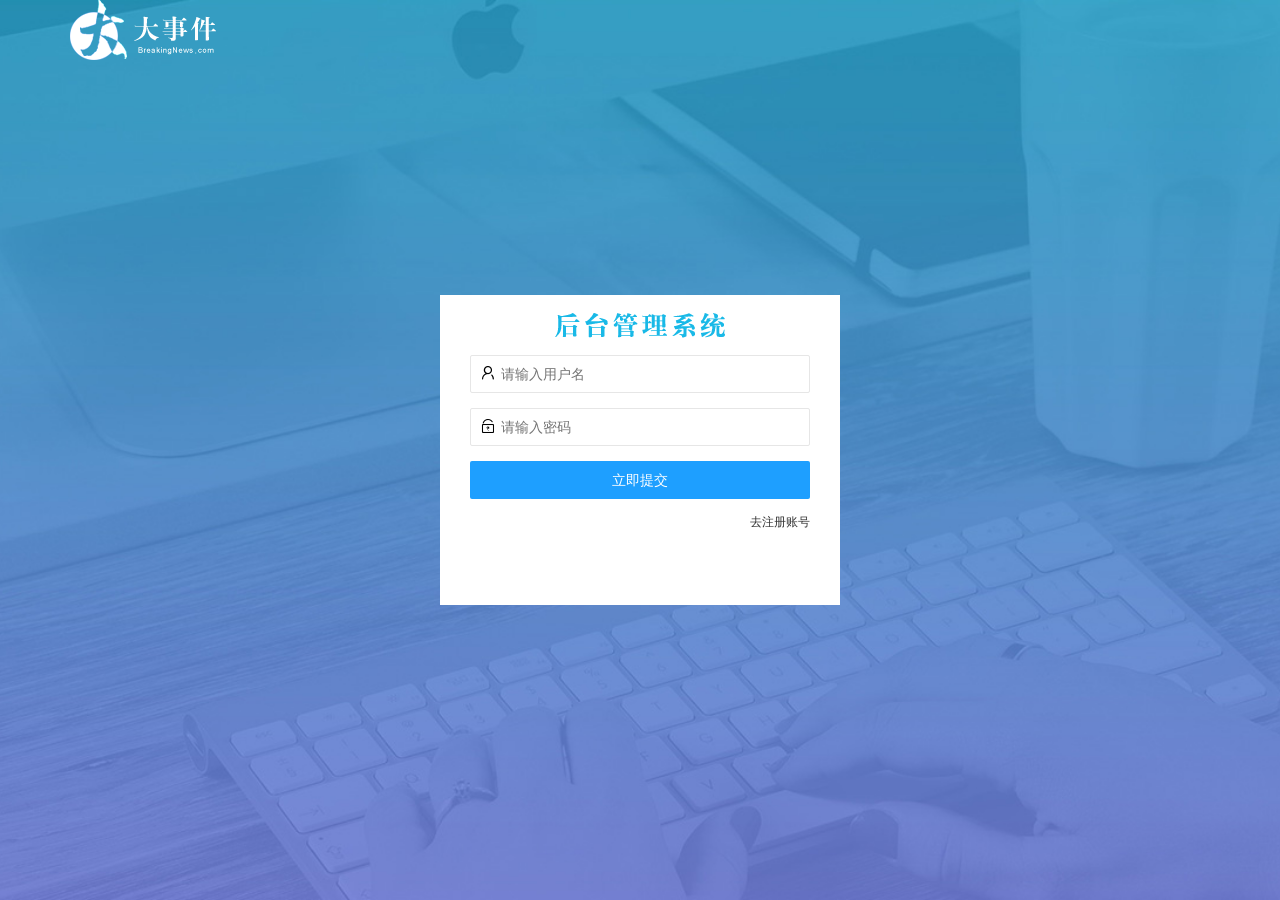
<file: login.html>
<!DOCTYPE html>
<html lang="en">

<head>
    <meta charset="UTF-8">
    <meta name="viewport" content="width=device-width, initial-scale=1.0">
    <title>Document</title>
    <!-- 导入layui的css文件 -->
    <link rel="stylesheet" href="./assets/lib/layui/css/layui.css" />
    <link rel="stylesheet" href="./assets/css/login.css" />
</head>

<body>
    <!-- 头部logo 区域 -->
    <div class="layui-main">
        <img src="./assets/images/logo.png" alt="">
    </div>
    <!-- 登录注册区域 -->
    <div class="loginAndRegBox">
        <div class="title-box"></div>
        <!-- 登录区域 -->
        <div class="login-box">
            <form class="layui-form" id="form_login">
                <div class="layui-form-item">
                    <i class="layui-icon layui-icon-username"></i>
                    <input type="text" name="username" required lay-verify="required" placeholder="请输入用户名"
                        autocomplete="off" class="layui-input">
                </div>
                <div class="layui-form-item">
                    <i class="layui-icon layui-icon-password"></i>
                    <input type="password" name="password" required lay-verify="required|psw" placeholder="请输入密码"
                        autocomplete="off" class="layui-input">
                </div>
                <div class="layui-form-item">
                    <button class="layui-btn layui-btn-fluid layui-btn-normal" lay-submit
                        lay-filter="formDemo">立即提交</button>

                </div>
                <div class="layui-form-item links">
                    <a href="javascript:;" id="link_reg">去注册账号</a></div>
            </form>
        </div>
        <!-- 注册区域 -->
        <div class="reg-box">
            <form class="layui-form" id="form_reg" action="">
                <div class="layui-form-item">
                    <i class="layui-icon layui-icon-username"></i>
                    <input type="text" name="username" required lay-verify="required" placeholder="请输入用户名"
                        autocomplete="off" class="layui-input">
                </div>
                <div class="layui-form-item">
                    <i class="layui-icon layui-icon-password"></i>
                    <input type="password" name="password" required lay-verify="required|psw" placeholder="请输入密码"
                        autocomplete="off" class="layui-input">
                </div>
                <div class="layui-form-item">
                    <i class="layui-icon layui-icon-password"></i>
                    <input type="password" name="repassword" required lay-verify="required|psw|repwd"
                        placeholder="再次确认密码" autocomplete="off" class="layui-input">
                </div>
                <div class="layui-form-item">
                    <button class="layui-btn layui-btn-fluid layui-btn-normal" lay-submit
                        lay-filter="formDemo">注册</button>

                </div>
                <div class="layui-form-item links">
                    <a href="javascript:;" id="link_login">去登录</a>
                </div>
            </form>

        </div>

    </div>
    <!-- 导入jQuery -->
    <script src="./assets/lib/jquery.js"></script>
    <!-- 导入 layui 的js文档 -->
    <script src="./assets/lib/layui/layui.all.js"></script>
    <!-- 导入自定义表单验证js -->
    <script src="./assets/js/baseAPI.js"></script>
    <!-- 导入login.js -->
    <script src="./assets/js/login.js"></script>

</body>

</html>
</file>
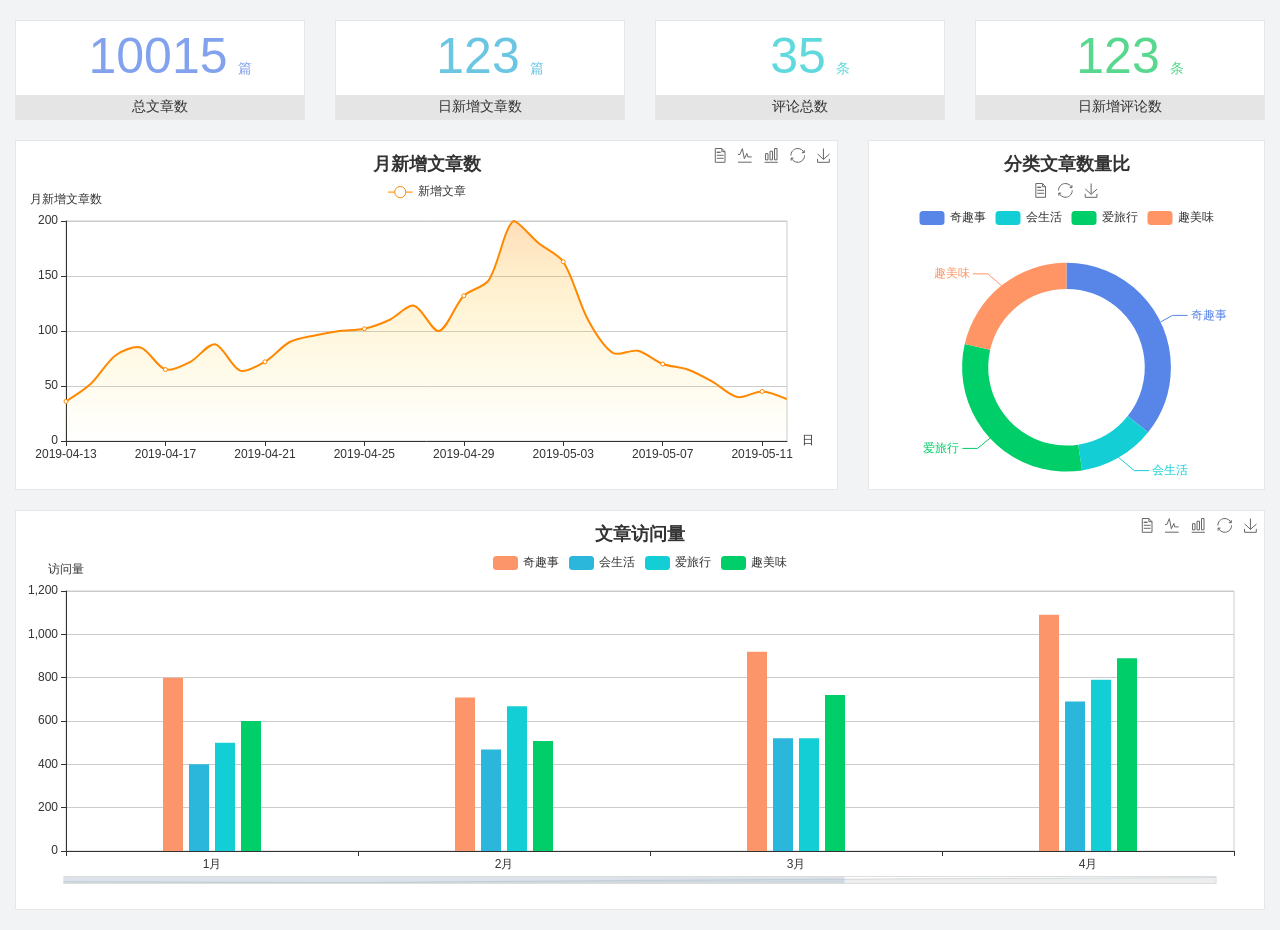
<file: home/dashboard.html>
<!DOCTYPE html>
<html lang="en">

<head>
  <meta charset="UTF-8">
  <meta name="viewport" content="width=device-width, initial-scale=1.0">
  <meta http-equiv="X-UA-Compatible" content="ie=edge">
  <title>图表统计</title>
  <link rel="stylesheet" href="../../assets/lib/bootstrap.css" />
  <link rel="stylesheet" href="../../assets/lib/main.css" />
  <script src="../../assets/lib/jquery.js"></script>
  <script type="text/javascript" src="../../assets/lib/echarts.min.js"></script>
</head>

<body>
  <div class="container-fluid">
    <div class="row spannel_list">
      <div class="col-sm-3 col-xs-6">
        <div class="spannel">
          <em>10015</em><span>篇</span>
          <b>总文章数</b>
        </div>
      </div>
      <div class="col-sm-3 col-xs-6">
        <div class="spannel scolor01">
          <em>123</em><span>篇</span>
          <b>日新增文章数</b>
        </div>
      </div>
      <div class="col-sm-3 col-xs-6">
        <div class="spannel scolor02">
          <em>35</em><span>条</span>
          <b>评论总数</b>
        </div>
      </div>
      <div class="col-sm-3 col-xs-6">
        <div class="spannel scolor03">
          <em>123</em><span>条</span>
          <b>日新增评论数</b>
        </div>
      </div>
    </div>
  </div>

  <div class="container-fluid">
    <div class="row curve-pie">
      <div class="col-lg-8 col-md-8">
        <div class="gragh_pannel" id="curve_show"></div>
      </div>
      <div class="col-lg-4 col-md-4">
        <div class="gragh_pannel" id="pie_show"></div>
      </div>
    </div>
  </div>

  <div class="container-fluid">
    <div class="column_pannel" id="column_show"></div>
  </div>

  <script>
    var oChart = echarts.init(document.getElementById('curve_show'));
    var aList_all = [
      { 'count': 36, 'date': '2019-04-13' },
      { 'count': 52, 'date': '2019-04-14' },
      { 'count': 78, 'date': '2019-04-15' },
      { 'count': 85, 'date': '2019-04-16' },
      { 'count': 65, 'date': '2019-04-17' },
      { 'count': 72, 'date': '2019-04-18' },
      { 'count': 88, 'date': '2019-04-19' },
      { 'count': 64, 'date': '2019-04-20' },
      { 'count': 72, 'date': '2019-04-21' },
      { 'count': 90, 'date': '2019-04-22' },
      { 'count': 96, 'date': '2019-04-23' },
      { 'count': 100, 'date': '2019-04-24' },
      { 'count': 102, 'date': '2019-04-25' },
      { 'count': 110, 'date': '2019-04-26' },
      { 'count': 123, 'date': '2019-04-27' },
      { 'count': 100, 'date': '2019-04-28' },
      { 'count': 132, 'date': '2019-04-29' },
      { 'count': 146, 'date': '2019-04-30' },
      { 'count': 200, 'date': '2019-05-01' },
      { 'count': 180, 'date': '2019-05-02' },
      { 'count': 163, 'date': '2019-05-03' },
      { 'count': 110, 'date': '2019-05-04' },
      { 'count': 80, 'date': '2019-05-05' },
      { 'count': 82, 'date': '2019-05-06' },
      { 'count': 70, 'date': '2019-05-07' },
      { 'count': 65, 'date': '2019-05-08' },
      { 'count': 54, 'date': '2019-05-09' },
      { 'count': 40, 'date': '2019-05-10' },
      { 'count': 45, 'date': '2019-05-11' },
      { 'count': 38, 'date': '2019-05-12' },
    ];

    let aCount = [];
    let aDate = [];

    for (var i = 0; i < aList_all.length; i++) {
      aCount.push(aList_all[i].count);
      aDate.push(aList_all[i].date);
    }

    var chartopt = {
      title: {
        text: '月新增文章数',
        left: 'center',
        top: '10'
      },
      tooltip: {
        trigger: 'axis'
      },
      legend: {
        data: ['新增文章'],
        top: '40'
      },
      toolbox: {
        show: true,
        feature: {
          mark: { show: true },
          dataView: { show: true, readOnly: false },
          magicType: { show: true, type: ['line', 'bar'] },
          restore: { show: true },
          saveAsImage: { show: true }
        }
      },
      calculable: true,
      xAxis: [
        {
          name: '日',
          type: 'category',
          boundaryGap: false,
          data: aDate
        }
      ],
      yAxis: [
        {
          name: '月新增文章数',
          type: 'value'
        }
      ],
      series: [
        {
          name: '新增文章',
          type: 'line',
          smooth: true,
          itemStyle: { normal: { areaStyle: { type: 'default' }, color: '#f80' }, lineStyle: { color: '#f80' } },
          data: aCount
        }],
      areaStyle: {
        normal: {
          color: new echarts.graphic.LinearGradient(0, 0, 0, 1, [{
            offset: 0,
            color: 'rgba(255,136,0,0.39)'
          }, {
            offset: .34,
            color: 'rgba(255,180,0,0.25)'
          }, {
            offset: 1,
            color: 'rgba(255,222,0,0.00)'
          }])

        }
      },
      grid: {
        show: true,
        x: 50,
        x2: 50,
        y: 80,
        height: 220
      }
    };

    oChart.setOption(chartopt);


    var oPie = echarts.init(document.getElementById('pie_show'));
    var oPieopt =
    {
      title: {
        top: 10,
        text: '分类文章数量比',
        x: 'center'
      },
      tooltip: {
        trigger: 'item',
        formatter: "{a} <br/>{b} : {c} ({d}%)"
      },
      color: ['#5885e8', '#13cfd5', '#00ce68', '#ff9565'],
      legend: {
        x: 'center',
        top: 65,
        data: ['奇趣事', '会生活', '爱旅行', '趣美味']
      },
      toolbox: {
        show: true,
        x: 'center',
        top: 35,
        feature: {
          mark: { show: true },
          dataView: { show: true, readOnly: false },
          magicType: {
            show: true,
            type: ['pie', 'funnel'],
            option: {
              funnel: {
                x: '25%',
                width: '50%',
                funnelAlign: 'left',
                max: 1548
              }
            }
          },
          restore: { show: true },
          saveAsImage: { show: true }
        }
      },
      calculable: true,
      series: [
        {
          name: '访问来源',
          type: 'pie',
          radius: ['45%', '60%'],
          center: ['50%', '65%'],
          data: [
            { value: 300, name: '奇趣事' },
            { value: 100, name: '会生活' },
            { value: 260, name: '爱旅行' },
            { value: 180, name: '趣美味' }
          ]
        }
      ]
    };
    oPie.setOption(oPieopt);



    var oColumn = this.echarts.init(document.getElementById('column_show'));
    var oColumnopt =
    {
      title: {
        text: '文章访问量',
        left: 'center',
        top: '10'
      },
      tooltip: {
        trigger: 'axis'
      },
      legend: {
        data: ['奇趣事', '会生活', '爱旅行', '趣美味'],
        top: '40'
      },
      toolbox: {
        show: true,
        feature: {
          mark: { show: true },
          dataView: { show: true, readOnly: false },
          magicType: { show: true, type: ['line', 'bar'] },
          restore: { show: true },
          saveAsImage: { show: true }
        }
      },
      calculable: true,
      xAxis: [
        {
          type: 'category',
          data: ['1月', '2月', '3月', '4月', '5月']
        }
      ],
      yAxis: [
        {
          name: '访问量',
          type: 'value'
        }
      ],
      series: [
        {
          name: '奇趣事',
          type: 'bar',
          barWidth: 20,
          itemStyle: {
            normal: { areaStyle: { type: 'default' }, color: '#fd956a' }
          },
          data: [800, 708, 920, 1090, 1200]
        },
        {
          name: '会生活',
          type: 'bar',
          barWidth: 20,
          itemStyle: {
            normal: { areaStyle: { type: 'default' }, color: '#2bb6db' }
          },
          data: [400, 468, 520, 690, 800]
        },
        {
          name: '爱旅行',
          type: 'bar',
          barWidth: 20,
          itemStyle: {
            normal: { areaStyle: { type: 'default' }, color: '#13cfd5' }
          },
          data: [500, 668, 520, 790, 900]
        },
        {
          name: '趣美味',
          type: 'bar',
          barWidth: 20,
          itemStyle: {
            normal: { areaStyle: { type: 'default' }, color: '#00ce68' }
          },
          data: [600, 508, 720, 890, 1000]
        }
      ],
      grid: {
        show: true,
        x: 50,
        x2: 30,
        y: 80,
        height: 260
      },
      dataZoom: [//给x轴设置滚动条
        {
          start: 0,//默认为0
          end: 100 - 1000 / 31,//默认为100
          type: 'slider',
          show: true,
          xAxisIndex: [0],
          handleSize: 0,//滑动条的 左右2个滑动条的大小
          height: 8,//组件高度
          left: 45, //左边的距离
          right: 50,//右边的距离
          bottom: 26,//右边的距离
          handleColor: '#ddd',//h滑动图标的颜色
          handleStyle: {
            borderColor: "#cacaca",
            borderWidth: "1",
            shadowBlur: 2,
            background: "#ddd",
            shadowColor: "#ddd",
          }
        }]
    };
    oColumn.setOption(oColumnopt);
  </script>
</body>

</html>
</file>
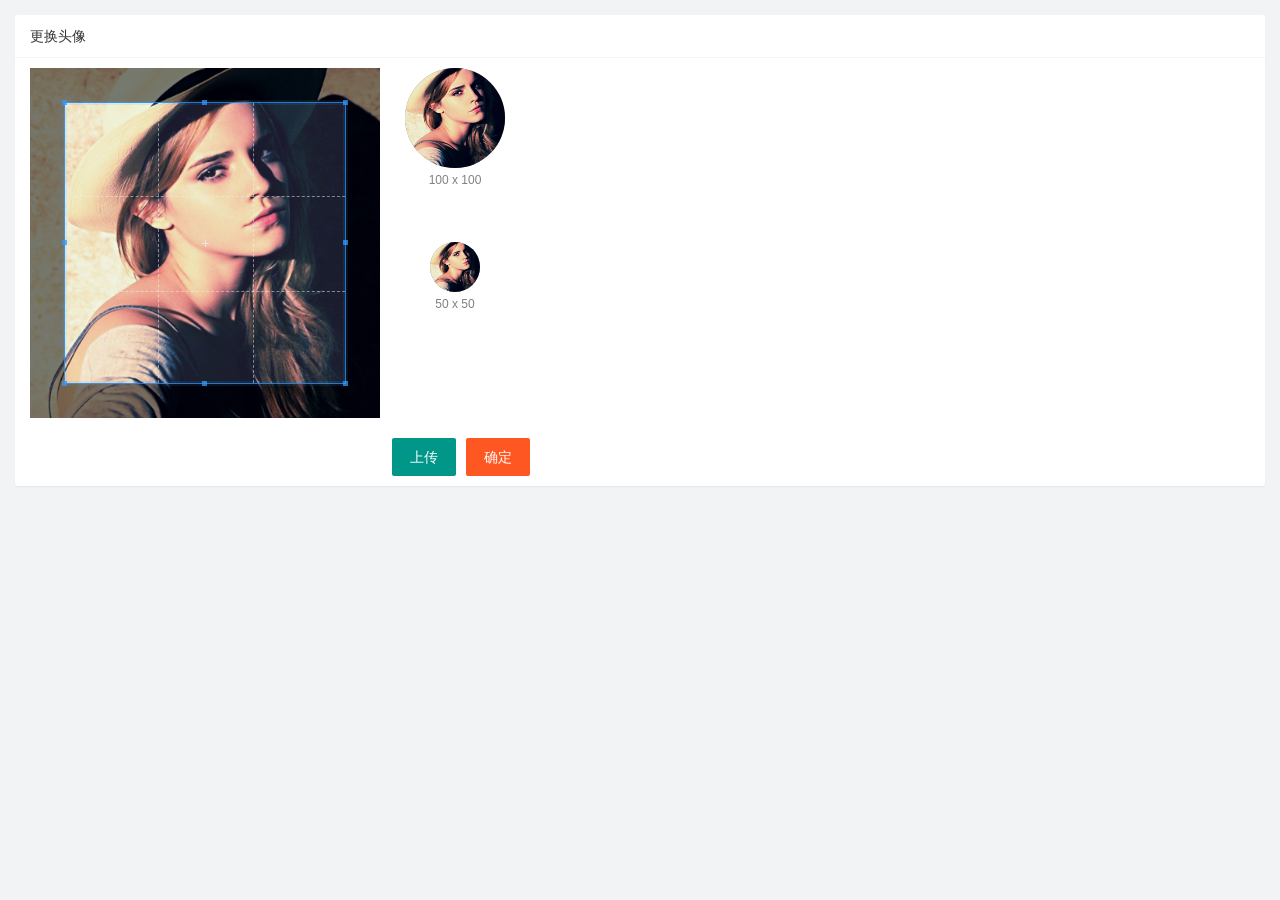
<file: user/user_avatar.html>
<!DOCTYPE html>
<html lang="en">

<head>
    <meta charset="UTF-8">
    <meta name="viewport" content="width=device-width, initial-scale=1.0">
    <title>Document</title>
    <link rel="stylesheet" href="../assets/lib/layui/css/layui.css">
    <link rel="stylesheet" href="/assets/lib/cropper/cropper.css" />
    <link rel="stylesheet" href="../assets/css/user/user_avatar.css">
</head>

<body>
    <div class="layui-card">
        <div class="layui-card-header">更换头像</div>
        <div class="layui-card-body">
            <div class="row1">
                <div class="cropper-box">
                    <img id="image" src="/assets/images/sample.jpg" />
                </div>
                <div class="preview-box">
                    <div>
                        <div class="img-preview w100"></div>
                        <p class="size">100 x 100</p>
                    </div>
                    <div>
                        <div class="img-preview w50"></div>
                        <p class="size">50 x 50</p>
                    </div>
                </div>
            </div>

            <!-- 第二行的按钮区域 -->
            <div class="row2">
                <input type="file" id="file" accept="image/png,image/jpeg">
                <button type="button" class="layui-btn" id="btnChooseImage">上传</button>
                <button type="button" class="layui-btn layui-btn-danger" id="btnUpload">确定</button>
            </div>
        </div>
    </div>

    <script src="../assets/lib/layui/layui.all.js"></script>
    <script src="/assets/lib/jquery.js"></script>
    <script src="/assets/lib/cropper/Cropper.js"></script>
    <script src="/assets/lib/cropper/jquery-cropper.js"></script>
    <script src="../assets/js/baseAPI.js"></script>
    <script src="../assets/js/user_avatar.js"></script>
</body>

</html>
</file>
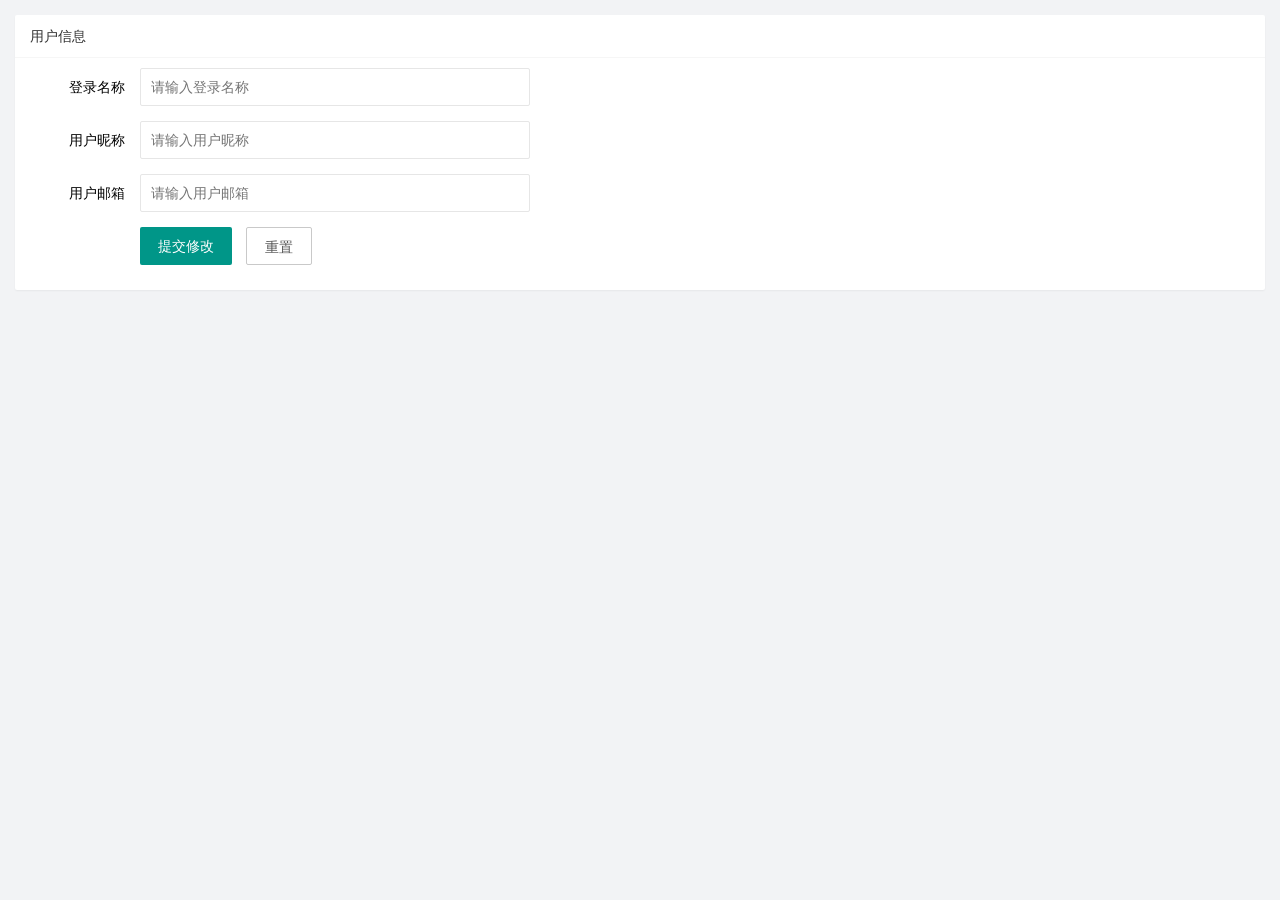
<file: user/user_info.html>
<!DOCTYPE html>
<html lang="en">

<head>
    <meta charset="UTF-8">
    <meta name="viewport" content="width=device-width, initial-scale=1.0">
    <title>Document</title>
    <link rel="stylesheet" href="../assets/lib/layui/css/layui.css">
    <link rel="stylesheet" href="../assets/css/user/user_info.css">
</head>

<body>
    <!-- 卡片区域 -->
    <div class="layui-card">
        <div class="layui-card-header">用户信息</div>
        <div class="layui-card-body">
            <!-- 表单区域 -->
            <form class="layui-form" lay-filter="formUserInfo">
                <input type="hidden" name="id" value="" />
                <div class="layui-form-item">
                    <label class="layui-form-label">登录名称</label>
                    <div class="layui-input-block">
                        <input type="text" name="username" required lay-verify="required" placeholder="请输入登录名称"
                            autocomplete="off" class="layui-input" readonly>
                    </div>
                </div>
                <div class="layui-form-item">
                    <label class="layui-form-label">用户昵称</label>
                    <div class="layui-input-block">
                        <input type="text" name="nickname" required lay-verify="required|nickname "
                            placeholder="请输入用户昵称" autocomplete="off" class="layui-input">
                    </div>
                </div>
                <div class="layui-form-item">
                    <label class="layui-form-label">用户邮箱</label>
                    <div class="layui-input-block">
                        <input type="text" name="email" required lay-verify="required|email" placeholder="请输入用户邮箱"
                            autocomplete="off" class="layui-input">
                    </div>
                </div>
                <div class="layui-form-item">
                    <div class="layui-input-block">
                        <button class="layui-btn" lay-submit lay-filter="formDemo">提交修改</button>
                        <button type="reset" class="layui-btn layui-btn-primary" id="btnReset">重置</button>
                    </div>
                </div>
            </form>
        </div>
    </div>
    <script src="../assets/lib/layui/layui.all.js"></script>
    <script src="../assets/lib/jquery.js"></script>
    <script src="../assets/js/baseAPI.js"></script>
    <script src="../assets/js/user_info.js"></script>
</body>

</html>
</file>
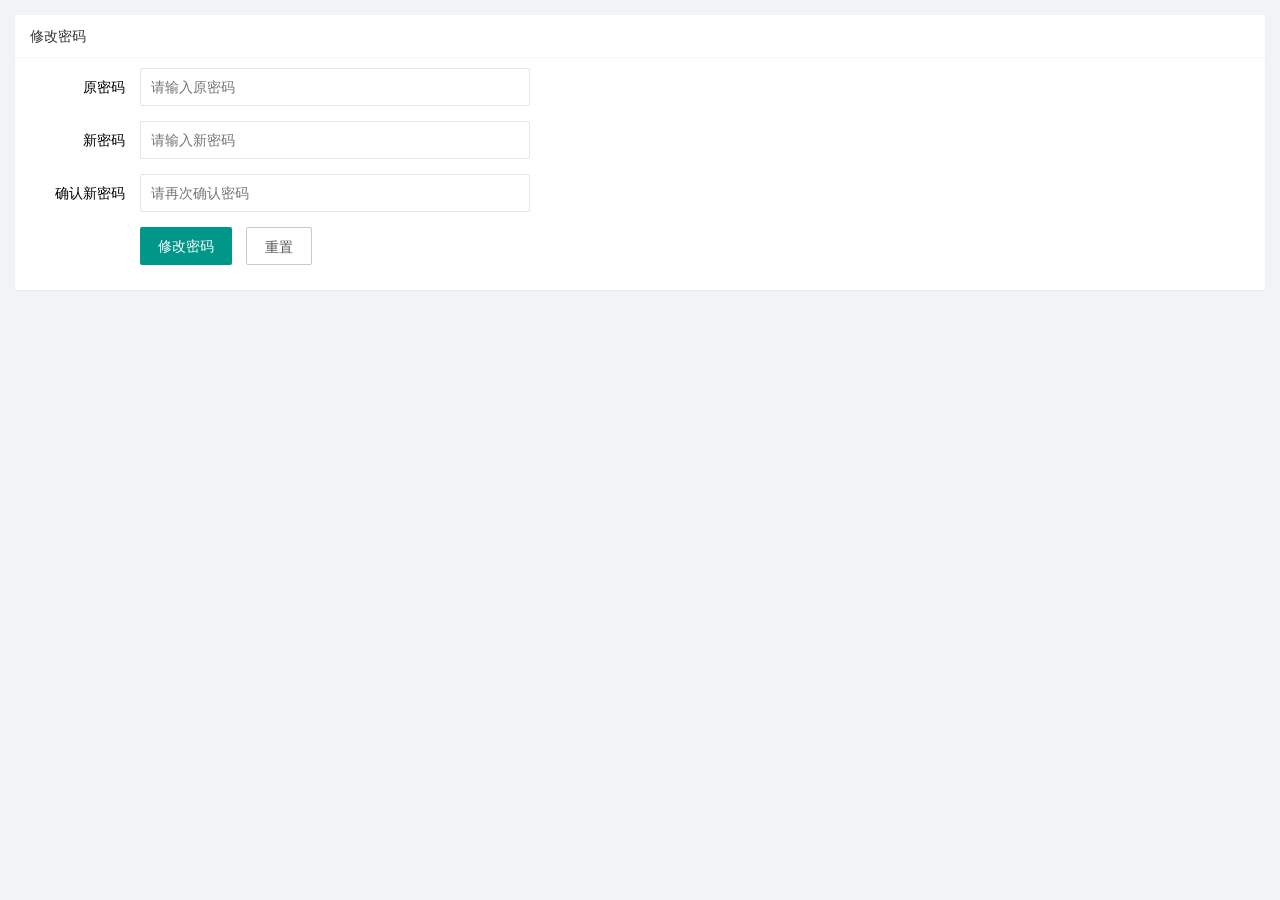
<file: user/user_pwd.html>
<!DOCTYPE html>
<html lang="en">

<head>
    <meta charset="UTF-8">
    <meta name="viewport" content="width=device-width, initial-scale=1.0">
    <title>Document</title>
    <link rel="stylesheet" href="../assets/lib/layui/css/layui.css">
    <link rel="stylesheet" href="../assets/css/user/user_pwd.css">
</head>

<body>
    <!-- 卡片区域 -->
    <div class="layui-card">
        <div class="layui-card-header">修改密码</div>
        <div class="layui-card-body">
            <form class="layui-form">
                <div class="layui-form-item">
                    <label class="layui-form-label">原密码</label>
                    <div class="layui-input-block">
                        <input type="password" name="oldPwd" required lay-verify="required|pwd" placeholder="请输入原密码"
                            autocomplete="off" class="layui-input" />
                    </div>
                </div>
                <div class="layui-form-item">
                    <label class="layui-form-label">新密码</label>
                    <div class="layui-input-block">
                        <input type="password" name="newPwd" required lay-verify="required|pwd|samePwd"
                            placeholder="请输入新密码" autocomplete="off" class="layui-input" />
                    </div>
                </div>
                <div class="layui-form-item">
                    <label class="layui-form-label">确认新密码</label>
                    <div class="layui-input-block">
                        <input type="password" name="rePwd" required lay-verify="required|pwd|rePwd"
                            placeholder="请再次确认密码" autocomplete="off" class="layui-input" />
                    </div>
                </div>
                <div class="layui-form-item">
                    <div class="layui-input-block">
                        <button class="layui-btn" lay-submit lay-filter="formDemo">修改密码</button>
                        <button type="reset" class="layui-btn layui-btn-primary">重置</button>
                    </div>
                </div>
            </form>
        </div>
    </div>

    <!-- 导入 layui 的 js -->
    <script src="/assets/lib/layui/layui.all.js"></script>
    <!-- 导入 jQuery -->
    <script src="/assets/lib/jquery.js"></script>
    <!-- 导入 baseAPI -->
    <script src="/assets/js/baseAPI.js"></script>
    <!-- 导入自己的 js -->
    <script src="/assets/js/user_pwd.js"></script>
</body>

</html>
</file>
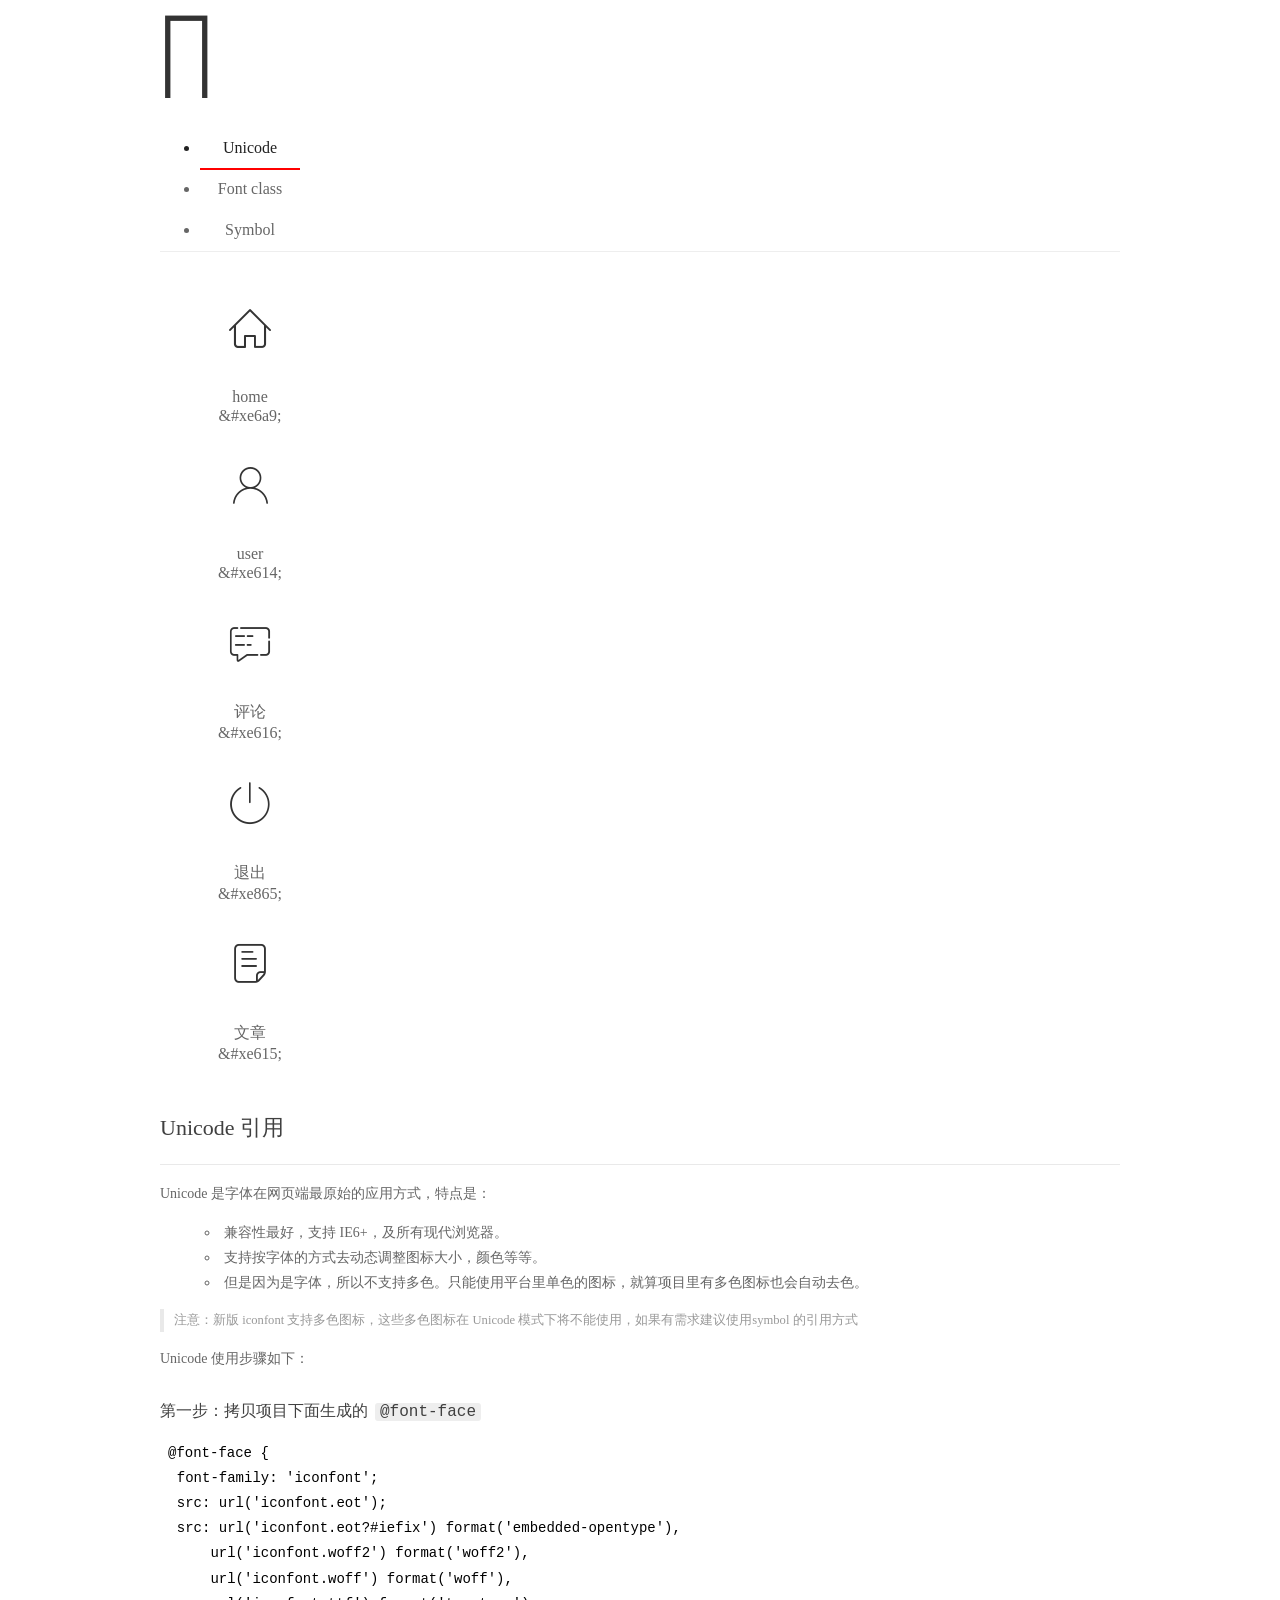
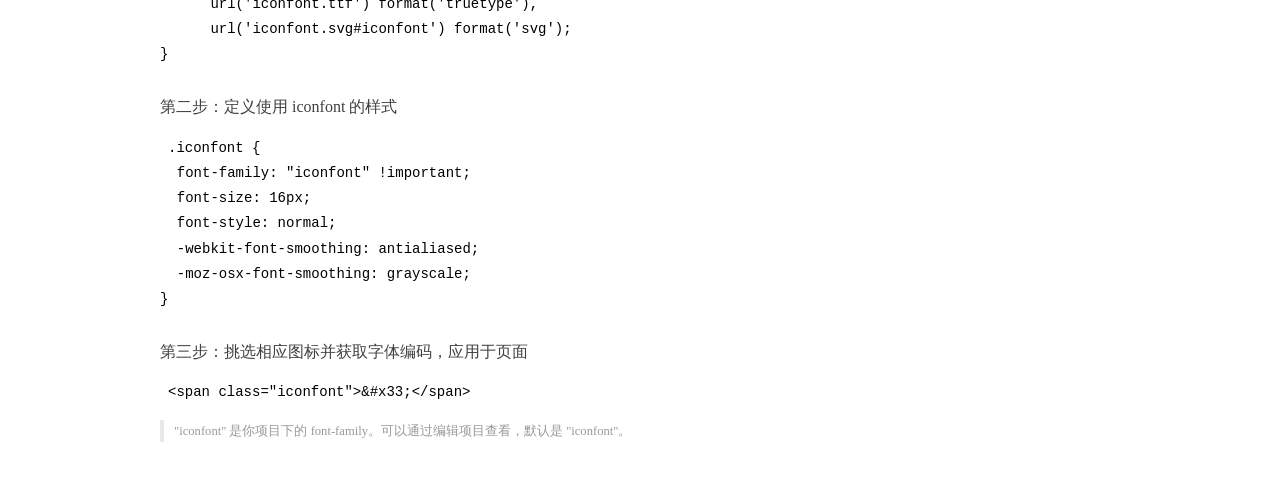
<file: assets/fonts/demo_index.html>
<!DOCTYPE html>
<html>
<head>
  <meta charset="utf-8"/>
  <title>IconFont Demo</title>
  <link rel="shortcut icon" href="https://gtms04.alicdn.com/tps/i4/TB1_oz6GVXXXXaFXpXXJDFnIXXX-64-64.ico" type="image/x-icon"/>
  <link rel="stylesheet" href="https://g.alicdn.com/thx/cube/1.3.2/cube.min.css">
  <link rel="stylesheet" href="demo.css">
  <link rel="stylesheet" href="iconfont.css">
  <script src="iconfont.js"></script>
  <!-- jQuery -->
  <script src="https://a1.alicdn.com/oss/uploads/2018/12/26/7bfddb60-08e8-11e9-9b04-53e73bb6408b.js"></script>
  <!-- 代码高亮 -->
  <script src="https://a1.alicdn.com/oss/uploads/2018/12/26/a3f714d0-08e6-11e9-8a15-ebf944d7534c.js"></script>
</head>
<body>
  <div class="main">
    <h1 class="logo"><a href="https://www.iconfont.cn/" title="iconfont 首页" target="_blank">&#xe86b;</a></h1>
    <div class="nav-tabs">
      <ul id="tabs" class="dib-box">
        <li class="dib active"><span>Unicode</span></li>
        <li class="dib"><span>Font class</span></li>
        <li class="dib"><span>Symbol</span></li>
      </ul>
      
    </div>
    <div class="tab-container">
      <div class="content unicode" style="display: block;">
          <ul class="icon_lists dib-box">
          
            <li class="dib">
              <span class="icon iconfont">&#xe6a9;</span>
                <div class="name">home</div>
                <div class="code-name">&amp;#xe6a9;</div>
              </li>
          
            <li class="dib">
              <span class="icon iconfont">&#xe614;</span>
                <div class="name">user</div>
                <div class="code-name">&amp;#xe614;</div>
              </li>
          
            <li class="dib">
              <span class="icon iconfont">&#xe616;</span>
                <div class="name">评论</div>
                <div class="code-name">&amp;#xe616;</div>
              </li>
          
            <li class="dib">
              <span class="icon iconfont">&#xe865;</span>
                <div class="name">退出</div>
                <div class="code-name">&amp;#xe865;</div>
              </li>
          
            <li class="dib">
              <span class="icon iconfont">&#xe615;</span>
                <div class="name">文章</div>
                <div class="code-name">&amp;#xe615;</div>
              </li>
          
          </ul>
          <div class="article markdown">
          <h2 id="unicode-">Unicode 引用</h2>
          <hr>

          <p>Unicode 是字体在网页端最原始的应用方式，特点是：</p>
          <ul>
            <li>兼容性最好，支持 IE6+，及所有现代浏览器。</li>
            <li>支持按字体的方式去动态调整图标大小，颜色等等。</li>
            <li>但是因为是字体，所以不支持多色。只能使用平台里单色的图标，就算项目里有多色图标也会自动去色。</li>
          </ul>
          <blockquote>
            <p>注意：新版 iconfont 支持多色图标，这些多色图标在 Unicode 模式下将不能使用，如果有需求建议使用symbol 的引用方式</p>
          </blockquote>
          <p>Unicode 使用步骤如下：</p>
          <h3 id="-font-face">第一步：拷贝项目下面生成的 <code>@font-face</code></h3>
<pre><code class="language-css"
>@font-face {
  font-family: 'iconfont';
  src: url('iconfont.eot');
  src: url('iconfont.eot?#iefix') format('embedded-opentype'),
      url('iconfont.woff2') format('woff2'),
      url('iconfont.woff') format('woff'),
      url('iconfont.ttf') format('truetype'),
      url('iconfont.svg#iconfont') format('svg');
}
</code></pre>
          <h3 id="-iconfont-">第二步：定义使用 iconfont 的样式</h3>
<pre><code class="language-css"
>.iconfont {
  font-family: "iconfont" !important;
  font-size: 16px;
  font-style: normal;
  -webkit-font-smoothing: antialiased;
  -moz-osx-font-smoothing: grayscale;
}
</code></pre>
          <h3 id="-">第三步：挑选相应图标并获取字体编码，应用于页面</h3>
<pre>
<code class="language-html"
>&lt;span class="iconfont"&gt;&amp;#x33;&lt;/span&gt;
</code></pre>
          <blockquote>
            <p>"iconfont" 是你项目下的 font-family。可以通过编辑项目查看，默认是 "iconfont"。</p>
          </blockquote>
          </div>
      </div>
      <div class="content font-class">
        <ul class="icon_lists dib-box">
          
          <li class="dib">
            <span class="icon iconfont icon-home"></span>
            <div class="name">
              home
            </div>
            <div class="code-name">.icon-home
            </div>
          </li>
          
          <li class="dib">
            <span class="icon iconfont icon-user"></span>
            <div class="name">
              user
            </div>
            <div class="code-name">.icon-user
            </div>
          </li>
          
          <li class="dib">
            <span class="icon iconfont icon-pinglun"></span>
            <div class="name">
              评论
            </div>
            <div class="code-name">.icon-pinglun
            </div>
          </li>
          
          <li class="dib">
            <span class="icon iconfont icon-tuichu"></span>
            <div class="name">
              退出
            </div>
            <div class="code-name">.icon-tuichu
            </div>
          </li>
          
          <li class="dib">
            <span class="icon iconfont icon-16"></span>
            <div class="name">
              文章
            </div>
            <div class="code-name">.icon-16
            </div>
          </li>
          
        </ul>
        <div class="article markdown">
        <h2 id="font-class-">font-class 引用</h2>
        <hr>

        <p>font-class 是 Unicode 使用方式的一种变种，主要是解决 Unicode 书写不直观，语意不明确的问题。</p>
        <p>与 Unicode 使用方式相比，具有如下特点：</p>
        <ul>
          <li>兼容性良好，支持 IE8+，及所有现代浏览器。</li>
          <li>相比于 Unicode 语意明确，书写更直观。可以很容易分辨这个 icon 是什么。</li>
          <li>因为使用 class 来定义图标，所以当要替换图标时，只需要修改 class 里面的 Unicode 引用。</li>
          <li>不过因为本质上还是使用的字体，所以多色图标还是不支持的。</li>
        </ul>
        <p>使用步骤如下：</p>
        <h3 id="-fontclass-">第一步：引入项目下面生成的 fontclass 代码：</h3>
<pre><code class="language-html">&lt;link rel="stylesheet" href="./iconfont.css"&gt;
</code></pre>
        <h3 id="-">第二步：挑选相应图标并获取类名，应用于页面：</h3>
<pre><code class="language-html">&lt;span class="iconfont icon-xxx"&gt;&lt;/span&gt;
</code></pre>
        <blockquote>
          <p>"
            iconfont" 是你项目下的 font-family。可以通过编辑项目查看，默认是 "iconfont"。</p>
        </blockquote>
      </div>
      </div>
      <div class="content symbol">
          <ul class="icon_lists dib-box">
          
            <li class="dib">
                <svg class="icon svg-icon" aria-hidden="true">
                  <use xlink:href="#icon-home"></use>
                </svg>
                <div class="name">home</div>
                <div class="code-name">#icon-home</div>
            </li>
          
            <li class="dib">
                <svg class="icon svg-icon" aria-hidden="true">
                  <use xlink:href="#icon-user"></use>
                </svg>
                <div class="name">user</div>
                <div class="code-name">#icon-user</div>
            </li>
          
            <li class="dib">
                <svg class="icon svg-icon" aria-hidden="true">
                  <use xlink:href="#icon-pinglun"></use>
                </svg>
                <div class="name">评论</div>
                <div class="code-name">#icon-pinglun</div>
            </li>
          
            <li class="dib">
                <svg class="icon svg-icon" aria-hidden="true">
                  <use xlink:href="#icon-tuichu"></use>
                </svg>
                <div class="name">退出</div>
                <div class="code-name">#icon-tuichu</div>
            </li>
          
            <li class="dib">
                <svg class="icon svg-icon" aria-hidden="true">
                  <use xlink:href="#icon-16"></use>
                </svg>
                <div class="name">文章</div>
                <div class="code-name">#icon-16</div>
            </li>
          
          </ul>
          <div class="article markdown">
          <h2 id="symbol-">Symbol 引用</h2>
          <hr>

          <p>这是一种全新的使用方式，应该说这才是未来的主流，也是平台目前推荐的用法。相关介绍可以参考这篇<a href="">文章</a>
            这种用法其实是做了一个 SVG 的集合，与另外两种相比具有如下特点：</p>
          <ul>
            <li>支持多色图标了，不再受单色限制。</li>
            <li>通过一些技巧，支持像字体那样，通过 <code>font-size</code>, <code>color</code> 来调整样式。</li>
            <li>兼容性较差，支持 IE9+，及现代浏览器。</li>
            <li>浏览器渲染 SVG 的性能一般，还不如 png。</li>
          </ul>
          <p>使用步骤如下：</p>
          <h3 id="-symbol-">第一步：引入项目下面生成的 symbol 代码：</h3>
<pre><code class="language-html">&lt;script src="./iconfont.js"&gt;&lt;/script&gt;
</code></pre>
          <h3 id="-css-">第二步：加入通用 CSS 代码（引入一次就行）：</h3>
<pre><code class="language-html">&lt;style&gt;
.icon {
  width: 1em;
  height: 1em;
  vertical-align: -0.15em;
  fill: currentColor;
  overflow: hidden;
}
&lt;/style&gt;
</code></pre>
          <h3 id="-">第三步：挑选相应图标并获取类名，应用于页面：</h3>
<pre><code class="language-html">&lt;svg class="icon" aria-hidden="true"&gt;
  &lt;use xlink:href="#icon-xxx"&gt;&lt;/use&gt;
&lt;/svg&gt;
</code></pre>
          </div>
      </div>

    </div>
  </div>
  <script>
  $(document).ready(function () {
      $('.tab-container .content:first').show()

      $('#tabs li').click(function (e) {
        var tabContent = $('.tab-container .content')
        var index = $(this).index()

        if ($(this).hasClass('active')) {
          return
        } else {
          $('#tabs li').removeClass('active')
          $(this).addClass('active')

          tabContent.hide().eq(index).fadeIn()
        }
      })
    })
  </script>
</body>
</html>
</file>
<file: assets/lib/layui/css/layui.css>
/** layui-v2.5.5 MIT License By https://www.layui.com */
 .layui-inline,img{display:inline-block;vertical-align:middle}h1,h2,h3,h4,h5,h6{font-weight:400}.layui-edge,.layui-header,.layui-inline,.layui-main{position:relative}.layui-body,.layui-edge,.layui-elip{overflow:hidden}.layui-btn,.layui-edge,.layui-inline,img{vertical-align:middle}.layui-btn,.layui-disabled,.layui-icon,.layui-unselect{-moz-user-select:none;-webkit-user-select:none;-ms-user-select:none}.layui-elip,.layui-form-checkbox span,.layui-form-pane .layui-form-label{text-overflow:ellipsis;white-space:nowrap}.layui-breadcrumb,.layui-tree-btnGroup{visibility:hidden}blockquote,body,button,dd,div,dl,dt,form,h1,h2,h3,h4,h5,h6,input,li,ol,p,pre,td,textarea,th,ul{margin:0;padding:0;-webkit-tap-highlight-color:rgba(0,0,0,0)}a:active,a:hover{outline:0}img{border:none}li{list-style:none}table{border-collapse:collapse;border-spacing:0}h4,h5,h6{font-size:100%}button,input,optgroup,option,select,textarea{font-family:inherit;font-size:inherit;font-style:inherit;font-weight:inherit;outline:0}pre{white-space:pre-wrap;white-space:-moz-pre-wrap;white-space:-pre-wrap;white-space:-o-pre-wrap;word-wrap:break-word}body{line-height:24px;font:14px Helvetica Neue,Helvetica,PingFang SC,Tahoma,Arial,sans-serif}hr{height:1px;margin:10px 0;border:0;clear:both}a{color:#333;text-decoration:none}a:hover{color:#777}a cite{font-style:normal;*cursor:pointer}.layui-border-box,.layui-border-box *{box-sizing:border-box}.layui-box,.layui-box *{box-sizing:content-box}.layui-clear{clear:both;*zoom:1}.layui-clear:after{content:'\20';clear:both;*zoom:1;display:block;height:0}.layui-inline{*display:inline;*zoom:1}.layui-edge{display:inline-block;width:0;height:0;border-width:6px;border-style:dashed;border-color:transparent}.layui-edge-top{top:-4px;border-bottom-color:#999;border-bottom-style:solid}.layui-edge-right{border-left-color:#999;border-left-style:solid}.layui-edge-bottom{top:2px;border-top-color:#999;border-top-style:solid}.layui-edge-left{border-right-color:#999;border-right-style:solid}.layui-disabled,.layui-disabled:hover{color:#d2d2d2!important;cursor:not-allowed!important}.layui-circle{border-radius:100%}.layui-show{display:block!important}.layui-hide{display:none!important}@font-face{font-family:layui-icon;src:url(../font/iconfont.eot?v=250);src:url(../font/iconfont.eot?v=250#iefix) format('embedded-opentype'),url(../font/iconfont.woff2?v=250) format('woff2'),url(../font/iconfont.woff?v=250) format('woff'),url(../font/iconfont.ttf?v=250) format('truetype'),url(../font/iconfont.svg?v=250#layui-icon) format('svg')}.layui-icon{font-family:layui-icon!important;font-size:16px;font-style:normal;-webkit-font-smoothing:antialiased;-moz-osx-font-smoothing:grayscale}.layui-icon-reply-fill:before{content:"\e611"}.layui-icon-set-fill:before{content:"\e614"}.layui-icon-menu-fill:before{content:"\e60f"}.layui-icon-search:before{content:"\e615"}.layui-icon-share:before{content:"\e641"}.layui-icon-set-sm:before{content:"\e620"}.layui-icon-engine:before{content:"\e628"}.layui-icon-close:before{content:"\1006"}.layui-icon-close-fill:before{content:"\1007"}.layui-icon-chart-screen:before{content:"\e629"}.layui-icon-star:before{content:"\e600"}.layui-icon-circle-dot:before{content:"\e617"}.layui-icon-chat:before{content:"\e606"}.layui-icon-release:before{content:"\e609"}.layui-icon-list:before{content:"\e60a"}.layui-icon-chart:before{content:"\e62c"}.layui-icon-ok-circle:before{content:"\1005"}.layui-icon-layim-theme:before{content:"\e61b"}.layui-icon-table:before{content:"\e62d"}.layui-icon-right:before{content:"\e602"}.layui-icon-left:before{content:"\e603"}.layui-icon-cart-simple:before{content:"\e698"}.layui-icon-face-cry:before{content:"\e69c"}.layui-icon-face-smile:before{content:"\e6af"}.layui-icon-survey:before{content:"\e6b2"}.layui-icon-tree:before{content:"\e62e"}.layui-icon-upload-circle:before{content:"\e62f"}.layui-icon-add-circle:before{content:"\e61f"}.layui-icon-download-circle:before{content:"\e601"}.layui-icon-templeate-1:before{content:"\e630"}.layui-icon-util:before{content:"\e631"}.layui-icon-face-surprised:before{content:"\e664"}.layui-icon-edit:before{content:"\e642"}.layui-icon-speaker:before{content:"\e645"}.layui-icon-down:before{content:"\e61a"}.layui-icon-file:before{content:"\e621"}.layui-icon-layouts:before{content:"\e632"}.layui-icon-rate-half:before{content:"\e6c9"}.layui-icon-add-circle-fine:before{content:"\e608"}.layui-icon-prev-circle:before{content:"\e633"}.layui-icon-read:before{content:"\e705"}.layui-icon-404:before{content:"\e61c"}.layui-icon-carousel:before{content:"\e634"}.layui-icon-help:before{content:"\e607"}.layui-icon-code-circle:before{content:"\e635"}.layui-icon-water:before{content:"\e636"}.layui-icon-username:before{content:"\e66f"}.layui-icon-find-fill:before{content:"\e670"}.layui-icon-about:before{content:"\e60b"}.layui-icon-location:before{content:"\e715"}.layui-icon-up:before{content:"\e619"}.layui-icon-pause:before{content:"\e651"}.layui-icon-date:before{content:"\e637"}.layui-icon-layim-uploadfile:before{content:"\e61d"}.layui-icon-delete:before{content:"\e640"}.layui-icon-play:before{content:"\e652"}.layui-icon-top:before{content:"\e604"}.layui-icon-friends:before{content:"\e612"}.layui-icon-refresh-3:before{content:"\e9aa"}.layui-icon-ok:before{content:"\e605"}.layui-icon-layer:before{content:"\e638"}.layui-icon-face-smile-fine:before{content:"\e60c"}.layui-icon-dollar:before{content:"\e659"}.layui-icon-group:before{content:"\e613"}.layui-icon-layim-download:before{content:"\e61e"}.layui-icon-picture-fine:before{content:"\e60d"}.layui-icon-link:before{content:"\e64c"}.layui-icon-diamond:before{content:"\e735"}.layui-icon-log:before{content:"\e60e"}.layui-icon-rate-solid:before{content:"\e67a"}.layui-icon-fonts-del:before{content:"\e64f"}.layui-icon-unlink:before{content:"\e64d"}.layui-icon-fonts-clear:before{content:"\e639"}.layui-icon-triangle-r:before{content:"\e623"}.layui-icon-circle:before{content:"\e63f"}.layui-icon-radio:before{content:"\e643"}.layui-icon-align-center:before{content:"\e647"}.layui-icon-align-right:before{content:"\e648"}.layui-icon-align-left:before{content:"\e649"}.layui-icon-loading-1:before{content:"\e63e"}.layui-icon-return:before{content:"\e65c"}.layui-icon-fonts-strong:before{content:"\e62b"}.layui-icon-upload:before{content:"\e67c"}.layui-icon-dialogue:before{content:"\e63a"}.layui-icon-video:before{content:"\e6ed"}.layui-icon-headset:before{content:"\e6fc"}.layui-icon-cellphone-fine:before{content:"\e63b"}.layui-icon-add-1:before{content:"\e654"}.layui-icon-face-smile-b:before{content:"\e650"}.layui-icon-fonts-html:before{content:"\e64b"}.layui-icon-form:before{content:"\e63c"}.layui-icon-cart:before{content:"\e657"}.layui-icon-camera-fill:before{content:"\e65d"}.layui-icon-tabs:before{content:"\e62a"}.layui-icon-fonts-code:before{content:"\e64e"}.layui-icon-fire:before{content:"\e756"}.layui-icon-set:before{content:"\e716"}.layui-icon-fonts-u:before{content:"\e646"}.layui-icon-triangle-d:before{content:"\e625"}.layui-icon-tips:before{content:"\e702"}.layui-icon-picture:before{content:"\e64a"}.layui-icon-more-vertical:before{content:"\e671"}.layui-icon-flag:before{content:"\e66c"}.layui-icon-loading:before{content:"\e63d"}.layui-icon-fonts-i:before{content:"\e644"}.layui-icon-refresh-1:before{content:"\e666"}.layui-icon-rmb:before{content:"\e65e"}.layui-icon-home:before{content:"\e68e"}.layui-icon-user:before{content:"\e770"}.layui-icon-notice:before{content:"\e667"}.layui-icon-login-weibo:before{content:"\e675"}.layui-icon-voice:before{content:"\e688"}.layui-icon-upload-drag:before{content:"\e681"}.layui-icon-login-qq:before{content:"\e676"}.layui-icon-snowflake:before{content:"\e6b1"}.layui-icon-file-b:before{content:"\e655"}.layui-icon-template:before{content:"\e663"}.layui-icon-auz:before{content:"\e672"}.layui-icon-console:before{content:"\e665"}.layui-icon-app:before{content:"\e653"}.layui-icon-prev:before{content:"\e65a"}.layui-icon-website:before{content:"\e7ae"}.layui-icon-next:before{content:"\e65b"}.layui-icon-component:before{content:"\e857"}.layui-icon-more:before{content:"\e65f"}.layui-icon-login-wechat:before{content:"\e677"}.layui-icon-shrink-right:before{content:"\e668"}.layui-icon-spread-left:before{content:"\e66b"}.layui-icon-camera:before{content:"\e660"}.layui-icon-note:before{content:"\e66e"}.layui-icon-refresh:before{content:"\e669"}.layui-icon-female:before{content:"\e661"}.layui-icon-male:before{content:"\e662"}.layui-icon-password:before{content:"\e673"}.layui-icon-senior:before{content:"\e674"}.layui-icon-theme:before{content:"\e66a"}.layui-icon-tread:before{content:"\e6c5"}.layui-icon-praise:before{content:"\e6c6"}.layui-icon-star-fill:before{content:"\e658"}.layui-icon-rate:before{content:"\e67b"}.layui-icon-template-1:before{content:"\e656"}.layui-icon-vercode:before{content:"\e679"}.layui-icon-cellphone:before{content:"\e678"}.layui-icon-screen-full:before{content:"\e622"}.layui-icon-screen-restore:before{content:"\e758"}.layui-icon-cols:before{content:"\e610"}.layui-icon-export:before{content:"\e67d"}.layui-icon-print:before{content:"\e66d"}.layui-icon-slider:before{content:"\e714"}.layui-icon-addition:before{content:"\e624"}.layui-icon-subtraction:before{content:"\e67e"}.layui-icon-service:before{content:"\e626"}.layui-icon-transfer:before{content:"\e691"}.layui-main{width:1140px;margin:0 auto}.layui-header{z-index:1000;height:60px}.layui-header a:hover{transition:all .5s;-webkit-transition:all .5s}.layui-side{position:fixed;left:0;top:0;bottom:0;z-index:999;width:200px;overflow-x:hidden}.layui-side-scroll{position:relative;width:220px;height:100%;overflow-x:hidden}.layui-body{position:absolute;left:200px;right:0;top:0;bottom:0;z-index:998;width:auto;overflow-y:auto;box-sizing:border-box}.layui-layout-body{overflow:hidden}.layui-layout-admin .layui-header{background-color:#23262E}.layui-layout-admin .layui-side{top:60px;width:200px;overflow-x:hidden}.layui-layout-admin .layui-body{position:fixed;top:60px;bottom:44px}.layui-layout-admin .layui-main{width:auto;margin:0 15px}.layui-layout-admin .layui-footer{position:fixed;left:200px;right:0;bottom:0;height:44px;line-height:44px;padding:0 15px;background-color:#eee}.layui-layout-admin .layui-logo{position:absolute;left:0;top:0;width:200px;height:100%;line-height:60px;text-align:center;color:#009688;font-size:16px}.layui-layout-admin .layui-header .layui-nav{background:0 0}.layui-layout-left{position:absolute!important;left:200px;top:0}.layui-layout-right{position:absolute!important;right:0;top:0}.layui-container{position:relative;margin:0 auto;padding:0 15px;box-sizing:border-box}.layui-fluid{position:relative;margin:0 auto;padding:0 15px}.layui-row:after,.layui-row:before{content:'';display:block;clear:both}.layui-col-lg1,.layui-col-lg10,.layui-col-lg11,.layui-col-lg12,.layui-col-lg2,.layui-col-lg3,.layui-col-lg4,.layui-col-lg5,.layui-col-lg6,.layui-col-lg7,.layui-col-lg8,.layui-col-lg9,.layui-col-md1,.layui-col-md10,.layui-col-md11,.layui-col-md12,.layui-col-md2,.layui-col-md3,.layui-col-md4,.layui-col-md5,.layui-col-md6,.layui-col-md7,.layui-col-md8,.layui-col-md9,.layui-col-sm1,.layui-col-sm10,.layui-col-sm11,.layui-col-sm12,.layui-col-sm2,.layui-col-sm3,.layui-col-sm4,.layui-col-sm5,.layui-col-sm6,.layui-col-sm7,.layui-col-sm8,.layui-col-sm9,.layui-col-xs1,.layui-col-xs10,.layui-col-xs11,.layui-col-xs12,.layui-col-xs2,.layui-col-xs3,.layui-col-xs4,.layui-col-xs5,.layui-col-xs6,.layui-col-xs7,.layui-col-xs8,.layui-col-xs9{position:relative;display:block;box-sizing:border-box}.layui-col-xs1,.layui-col-xs10,.layui-col-xs11,.layui-col-xs12,.layui-col-xs2,.layui-col-xs3,.layui-col-xs4,.layui-col-xs5,.layui-col-xs6,.layui-col-xs7,.layui-col-xs8,.layui-col-xs9{float:left}.layui-col-xs1{width:8.33333333%}.layui-col-xs2{width:16.66666667%}.layui-col-xs3{width:25%}.layui-col-xs4{width:33.33333333%}.layui-col-xs5{width:41.66666667%}.layui-col-xs6{width:50%}.layui-col-xs7{width:58.33333333%}.layui-col-xs8{width:66.66666667%}.layui-col-xs9{width:75%}.layui-col-xs10{width:83.33333333%}.layui-col-xs11{width:91.66666667%}.layui-col-xs12{width:100%}.layui-col-xs-offset1{margin-left:8.33333333%}.layui-col-xs-offset2{margin-left:16.66666667%}.layui-col-xs-offset3{margin-left:25%}.layui-col-xs-offset4{margin-left:33.33333333%}.layui-col-xs-offset5{margin-left:41.66666667%}.layui-col-xs-offset6{margin-left:50%}.layui-col-xs-offset7{margin-left:58.33333333%}.layui-col-xs-offset8{margin-left:66.66666667%}.layui-col-xs-offset9{margin-left:75%}.layui-col-xs-offset10{margin-left:83.33333333%}.layui-col-xs-offset11{margin-left:91.66666667%}.layui-col-xs-offset12{margin-left:100%}@media screen and (max-width:768px){.layui-hide-xs{display:none!important}.layui-show-xs-block{display:block!important}.layui-show-xs-inline{display:inline!important}.layui-show-xs-inline-block{display:inline-block!important}}@media screen and (min-width:768px){.layui-container{width:750px}.layui-hide-sm{display:none!important}.layui-show-sm-block{display:block!important}.layui-show-sm-inline{display:inline!important}.layui-show-sm-inline-block{display:inline-block!important}.layui-col-sm1,.layui-col-sm10,.layui-col-sm11,.layui-col-sm12,.layui-col-sm2,.layui-col-sm3,.layui-col-sm4,.layui-col-sm5,.layui-col-sm6,.layui-col-sm7,.layui-col-sm8,.layui-col-sm9{float:left}.layui-col-sm1{width:8.33333333%}.layui-col-sm2{width:16.66666667%}.layui-col-sm3{width:25%}.layui-col-sm4{width:33.33333333%}.layui-col-sm5{width:41.66666667%}.layui-col-sm6{width:50%}.layui-col-sm7{width:58.33333333%}.layui-col-sm8{width:66.66666667%}.layui-col-sm9{width:75%}.layui-col-sm10{width:83.33333333%}.layui-col-sm11{width:91.66666667%}.layui-col-sm12{width:100%}.layui-col-sm-offset1{margin-left:8.33333333%}.layui-col-sm-offset2{margin-left:16.66666667%}.layui-col-sm-offset3{margin-left:25%}.layui-col-sm-offset4{margin-left:33.33333333%}.layui-col-sm-offset5{margin-left:41.66666667%}.layui-col-sm-offset6{margin-left:50%}.layui-col-sm-offset7{margin-left:58.33333333%}.layui-col-sm-offset8{margin-left:66.66666667%}.layui-col-sm-offset9{margin-left:75%}.layui-col-sm-offset10{margin-left:83.33333333%}.layui-col-sm-offset11{margin-left:91.66666667%}.layui-col-sm-offset12{margin-left:100%}}@media screen and (min-width:992px){.layui-container{width:970px}.layui-hide-md{display:none!important}.layui-show-md-block{display:block!important}.layui-show-md-inline{display:inline!important}.layui-show-md-inline-block{display:inline-block!important}.layui-col-md1,.layui-col-md10,.layui-col-md11,.layui-col-md12,.layui-col-md2,.layui-col-md3,.layui-col-md4,.layui-col-md5,.layui-col-md6,.layui-col-md7,.layui-col-md8,.layui-col-md9{float:left}.layui-col-md1{width:8.33333333%}.layui-col-md2{width:16.66666667%}.layui-col-md3{width:25%}.layui-col-md4{width:33.33333333%}.layui-col-md5{width:41.66666667%}.layui-col-md6{width:50%}.layui-col-md7{width:58.33333333%}.layui-col-md8{width:66.66666667%}.layui-col-md9{width:75%}.layui-col-md10{width:83.33333333%}.layui-col-md11{width:91.66666667%}.layui-col-md12{width:100%}.layui-col-md-offset1{margin-left:8.33333333%}.layui-col-md-offset2{margin-left:16.66666667%}.layui-col-md-offset3{margin-left:25%}.layui-col-md-offset4{margin-left:33.33333333%}.layui-col-md-offset5{margin-left:41.66666667%}.layui-col-md-offset6{margin-left:50%}.layui-col-md-offset7{margin-left:58.33333333%}.layui-col-md-offset8{margin-left:66.66666667%}.layui-col-md-offset9{margin-left:75%}.layui-col-md-offset10{margin-left:83.33333333%}.layui-col-md-offset11{margin-left:91.66666667%}.layui-col-md-offset12{margin-left:100%}}@media screen and (min-width:1200px){.layui-container{width:1170px}.layui-hide-lg{display:none!important}.layui-show-lg-block{display:block!important}.layui-show-lg-inline{display:inline!important}.layui-show-lg-inline-block{display:inline-block!important}.layui-col-lg1,.layui-col-lg10,.layui-col-lg11,.layui-col-lg12,.layui-col-lg2,.layui-col-lg3,.layui-col-lg4,.layui-col-lg5,.layui-col-lg6,.layui-col-lg7,.layui-col-lg8,.layui-col-lg9{float:left}.layui-col-lg1{width:8.33333333%}.layui-col-lg2{width:16.66666667%}.layui-col-lg3{width:25%}.layui-col-lg4{width:33.33333333%}.layui-col-lg5{width:41.66666667%}.layui-col-lg6{width:50%}.layui-col-lg7{width:58.33333333%}.layui-col-lg8{width:66.66666667%}.layui-col-lg9{width:75%}.layui-col-lg10{width:83.33333333%}.layui-col-lg11{width:91.66666667%}.layui-col-lg12{width:100%}.layui-col-lg-offset1{margin-left:8.33333333%}.layui-col-lg-offset2{margin-left:16.66666667%}.layui-col-lg-offset3{margin-left:25%}.layui-col-lg-offset4{margin-left:33.33333333%}.layui-col-lg-offset5{margin-left:41.66666667%}.layui-col-lg-offset6{margin-left:50%}.layui-col-lg-offset7{margin-left:58.33333333%}.layui-col-lg-offset8{margin-left:66.66666667%}.layui-col-lg-offset9{margin-left:75%}.layui-col-lg-offset10{margin-left:83.33333333%}.layui-col-lg-offset11{margin-left:91.66666667%}.layui-col-lg-offset12{margin-left:100%}}.layui-col-space1{margin:-.5px}.layui-col-space1>*{padding:.5px}.layui-col-space3{margin:-1.5px}.layui-col-space3>*{padding:1.5px}.layui-col-space5{margin:-2.5px}.layui-col-space5>*{padding:2.5px}.layui-col-space8{margin:-3.5px}.layui-col-space8>*{padding:3.5px}.layui-col-space10{margin:-5px}.layui-col-space10>*{padding:5px}.layui-col-space12{margin:-6px}.layui-col-space12>*{padding:6px}.layui-col-space15{margin:-7.5px}.layui-col-space15>*{padding:7.5px}.layui-col-space18{margin:-9px}.layui-col-space18>*{padding:9px}.layui-col-space20{margin:-10px}.layui-col-space20>*{padding:10px}.layui-col-space22{margin:-11px}.layui-col-space22>*{padding:11px}.layui-col-space25{margin:-12.5px}.layui-col-space25>*{padding:12.5px}.layui-col-space30{margin:-15px}.layui-col-space30>*{padding:15px}.layui-btn,.layui-input,.layui-select,.layui-textarea,.layui-upload-button{outline:0;-webkit-appearance:none;transition:all .3s;-webkit-transition:all .3s;box-sizing:border-box}.layui-elem-quote{margin-bottom:10px;padding:15px;line-height:22px;border-left:5px solid #009688;border-radius:0 2px 2px 0;background-color:#f2f2f2}.layui-quote-nm{border-style:solid;border-width:1px 1px 1px 5px;background:0 0}.layui-elem-field{margin-bottom:10px;padding:0;border-width:1px;border-style:solid}.layui-elem-field legend{margin-left:20px;padding:0 10px;font-size:20px;font-weight:300}.layui-field-title{margin:10px 0 20px;border-width:1px 0 0}.layui-field-box{padding:10px 15px}.layui-field-title .layui-field-box{padding:10px 0}.layui-progress{position:relative;height:6px;border-radius:20px;background-color:#e2e2e2}.layui-progress-bar{position:absolute;left:0;top:0;width:0;max-width:100%;height:6px;border-radius:20px;text-align:right;background-color:#5FB878;transition:all .3s;-webkit-transition:all .3s}.layui-progress-big,.layui-progress-big .layui-progress-bar{height:18px;line-height:18px}.layui-progress-text{position:relative;top:-20px;line-height:18px;font-size:12px;color:#666}.layui-progress-big .layui-progress-text{position:static;padding:0 10px;color:#fff}.layui-collapse{border-width:1px;border-style:solid;border-radius:2px}.layui-colla-content,.layui-colla-item{border-top-width:1px;border-top-style:solid}.layui-colla-item:first-child{border-top:none}.layui-colla-title{position:relative;height:42px;line-height:42px;padding:0 15px 0 35px;color:#333;background-color:#f2f2f2;cursor:pointer;font-size:14px;overflow:hidden}.layui-colla-content{display:none;padding:10px 15px;line-height:22px;color:#666}.layui-colla-icon{position:absolute;left:15px;top:0;font-size:14px}.layui-card{margin-bottom:15px;border-radius:2px;background-color:#fff;box-shadow:0 1px 2px 0 rgba(0,0,0,.05)}.layui-card:last-child{margin-bottom:0}.layui-card-header{position:relative;height:42px;line-height:42px;padding:0 15px;border-bottom:1px solid #f6f6f6;color:#333;border-radius:2px 2px 0 0;font-size:14px}.layui-bg-black,.layui-bg-blue,.layui-bg-cyan,.layui-bg-green,.layui-bg-orange,.layui-bg-red{color:#fff!important}.layui-card-body{position:relative;padding:10px 15px;line-height:24px}.layui-card-body[pad15]{padding:15px}.layui-card-body[pad20]{padding:20px}.layui-card-body .layui-table{margin:5px 0}.layui-card .layui-tab{margin:0}.layui-panel-window{position:relative;padding:15px;border-radius:0;border-top:5px solid #E6E6E6;background-color:#fff}.layui-auxiliar-moving{position:fixed;left:0;right:0;top:0;bottom:0;width:100%;height:100%;background:0 0;z-index:9999999999}.layui-form-label,.layui-form-mid,.layui-form-select,.layui-input-block,.layui-input-inline,.layui-textarea{position:relative}.layui-bg-red{background-color:#FF5722!important}.layui-bg-orange{background-color:#FFB800!important}.layui-bg-green{background-color:#009688!important}.layui-bg-cyan{background-color:#2F4056!important}.layui-bg-blue{background-color:#1E9FFF!important}.layui-bg-black{background-color:#393D49!important}.layui-bg-gray{background-color:#eee!important;color:#666!important}.layui-badge-rim,.layui-colla-content,.layui-colla-item,.layui-collapse,.layui-elem-field,.layui-form-pane .layui-form-item[pane],.layui-form-pane .layui-form-label,.layui-input,.layui-layedit,.layui-layedit-tool,.layui-quote-nm,.layui-select,.layui-tab-bar,.layui-tab-card,.layui-tab-title,.layui-tab-title .layui-this:after,.layui-textarea{border-color:#e6e6e6}.layui-timeline-item:before,hr{background-color:#e6e6e6}.layui-text{line-height:22px;font-size:14px;color:#666}.layui-text h1,.layui-text h2,.layui-text h3{font-weight:500;color:#333}.layui-text h1{font-size:30px}.layui-text h2{font-size:24px}.layui-text h3{font-size:18px}.layui-text a:not(.layui-btn){color:#01AAED}.layui-text a:not(.layui-btn):hover{text-decoration:underline}.layui-text ul{padding:5px 0 5px 15px}.layui-text ul li{margin-top:5px;list-style-type:disc}.layui-text em,.layui-word-aux{color:#999!important;padding:0 5px!important}.layui-btn{display:inline-block;height:38px;line-height:38px;padding:0 18px;background-color:#009688;color:#fff;white-space:nowrap;text-align:center;font-size:14px;border:none;border-radius:2px;cursor:pointer}.layui-btn:hover{opacity:.8;filter:alpha(opacity=80);color:#fff}.layui-btn:active{opacity:1;filter:alpha(opacity=100)}.layui-btn+.layui-btn{margin-left:10px}.layui-btn-container{font-size:0}.layui-btn-container .layui-btn{margin-right:10px;margin-bottom:10px}.layui-btn-container .layui-btn+.layui-btn{margin-left:0}.layui-table .layui-btn-container .layui-btn{margin-bottom:9px}.layui-btn-radius{border-radius:100px}.layui-btn .layui-icon{margin-right:3px;font-size:18px;vertical-align:bottom;vertical-align:middle\9}.layui-btn-primary{border:1px solid #C9C9C9;background-color:#fff;color:#555}.layui-btn-primary:hover{border-color:#009688;color:#333}.layui-btn-normal{background-color:#1E9FFF}.layui-btn-warm{background-color:#FFB800}.layui-btn-danger{background-color:#FF5722}.layui-btn-checked{background-color:#5FB878}.layui-btn-disabled,.layui-btn-disabled:active,.layui-btn-disabled:hover{border:1px solid #e6e6e6;background-color:#FBFBFB;color:#C9C9C9;cursor:not-allowed;opacity:1}.layui-btn-lg{height:44px;line-height:44px;padding:0 25px;font-size:16px}.layui-btn-sm{height:30px;line-height:30px;padding:0 10px;font-size:12px}.layui-btn-sm i{font-size:16px!important}.layui-btn-xs{height:22px;line-height:22px;padding:0 5px;font-size:12px}.layui-btn-xs i{font-size:14px!important}.layui-btn-group{display:inline-block;vertical-align:middle;font-size:0}.layui-btn-group .layui-btn{margin-left:0!important;margin-right:0!important;border-left:1px solid rgba(255,255,255,.5);border-radius:0}.layui-btn-group .layui-btn-primary{border-left:none}.layui-btn-group .layui-btn-primary:hover{border-color:#C9C9C9;color:#009688}.layui-btn-group .layui-btn:first-child{border-left:none;border-radius:2px 0 0 2px}.layui-btn-group .layui-btn-primary:first-child{border-left:1px solid #c9c9c9}.layui-btn-group .layui-btn:last-child{border-radius:0 2px 2px 0}.layui-btn-group .layui-btn+.layui-btn{margin-left:0}.layui-btn-group+.layui-btn-group{margin-left:10px}.layui-btn-fluid{width:100%}.layui-input,.layui-select,.layui-textarea{height:38px;line-height:1.3;line-height:38px\9;border-width:1px;border-style:solid;background-color:#fff;border-radius:2px}.layui-input::-webkit-input-placeholder,.layui-select::-webkit-input-placeholder,.layui-textarea::-webkit-input-placeholder{line-height:1.3}.layui-input,.layui-textarea{display:block;width:100%;padding-left:10px}.layui-input:hover,.layui-textarea:hover{border-color:#D2D2D2!important}.layui-input:focus,.layui-textarea:focus{border-color:#C9C9C9!important}.layui-textarea{min-height:100px;height:auto;line-height:20px;padding:6px 10px;resize:vertical}.layui-select{padding:0 10px}.layui-form input[type=checkbox],.layui-form input[type=radio],.layui-form select{display:none}.layui-form [lay-ignore]{display:initial}.layui-form-item{margin-bottom:15px;clear:both;*zoom:1}.layui-form-item:after{content:'\20';clear:both;*zoom:1;display:block;height:0}.layui-form-label{float:left;display:block;padding:9px 15px;width:80px;font-weight:400;line-height:20px;text-align:right}.layui-form-label-col{display:block;float:none;padding:9px 0;line-height:20px;text-align:left}.layui-form-item .layui-inline{margin-bottom:5px;margin-right:10px}.layui-input-block{margin-left:110px;min-height:36px}.layui-input-inline{display:inline-block;vertical-align:middle}.layui-form-item .layui-input-inline{float:left;width:190px;margin-right:10px}.layui-form-text .layui-input-inline{width:auto}.layui-form-mid{float:left;display:block;padding:9px 0!important;line-height:20px;margin-right:10px}.layui-form-danger+.layui-form-select .layui-input,.layui-form-danger:focus{border-color:#FF5722!important}.layui-form-select .layui-input{padding-right:30px;cursor:pointer}.layui-form-select .layui-edge{position:absolute;right:10px;top:50%;margin-top:-3px;cursor:pointer;border-width:6px;border-top-color:#c2c2c2;border-top-style:solid;transition:all .3s;-webkit-transition:all .3s}.layui-form-select dl{display:none;position:absolute;left:0;top:42px;padding:5px 0;z-index:899;min-width:100%;border:1px solid #d2d2d2;max-height:300px;overflow-y:auto;background-color:#fff;border-radius:2px;box-shadow:0 2px 4px rgba(0,0,0,.12);box-sizing:border-box}.layui-form-select dl dd,.layui-form-select dl dt{padding:0 10px;line-height:36px;white-space:nowrap;overflow:hidden;text-overflow:ellipsis}.layui-form-select dl dt{font-size:12px;color:#999}.layui-form-select dl dd{cursor:pointer}.layui-form-select dl dd:hover{background-color:#f2f2f2;-webkit-transition:.5s all;transition:.5s all}.layui-form-select .layui-select-group dd{padding-left:20px}.layui-form-select dl dd.layui-select-tips{padding-left:10px!important;color:#999}.layui-form-select dl dd.layui-this{background-color:#5FB878;color:#fff}.layui-form-checkbox,.layui-form-select dl dd.layui-disabled{background-color:#fff}.layui-form-selected dl{display:block}.layui-form-checkbox,.layui-form-checkbox *,.layui-form-switch{display:inline-block;vertical-align:middle}.layui-form-selected .layui-edge{margin-top:-9px;-webkit-transform:rotate(180deg);transform:rotate(180deg);margin-top:-3px\9}:root .layui-form-selected .layui-edge{margin-top:-9px\0/IE9}.layui-form-selectup dl{top:auto;bottom:42px}.layui-select-none{margin:5px 0;text-align:center;color:#999}.layui-select-disabled .layui-disabled{border-color:#eee!important}.layui-select-disabled .layui-edge{border-top-color:#d2d2d2}.layui-form-checkbox{position:relative;height:30px;line-height:30px;margin-right:10px;padding-right:30px;cursor:pointer;font-size:0;-webkit-transition:.1s linear;transition:.1s linear;box-sizing:border-box}.layui-form-checkbox span{padding:0 10px;height:100%;font-size:14px;border-radius:2px 0 0 2px;background-color:#d2d2d2;color:#fff;overflow:hidden}.layui-form-checkbox:hover span{background-color:#c2c2c2}.layui-form-checkbox i{position:absolute;right:0;top:0;width:30px;height:28px;border:1px solid #d2d2d2;border-left:none;border-radius:0 2px 2px 0;color:#fff;font-size:20px;text-align:center}.layui-form-checkbox:hover i{border-color:#c2c2c2;color:#c2c2c2}.layui-form-checked,.layui-form-checked:hover{border-color:#5FB878}.layui-form-checked span,.layui-form-checked:hover span{background-color:#5FB878}.layui-form-checked i,.layui-form-checked:hover i{color:#5FB878}.layui-form-item .layui-form-checkbox{margin-top:4px}.layui-form-checkbox[lay-skin=primary]{height:auto!important;line-height:normal!important;min-width:18px;min-height:18px;border:none!important;margin-right:0;padding-left:28px;padding-right:0;background:0 0}.layui-form-checkbox[lay-skin=primary] span{padding-left:0;padding-right:15px;line-height:18px;background:0 0;color:#666}.layui-form-checkbox[lay-skin=primary] i{right:auto;left:0;width:16px;height:16px;line-height:16px;border:1px solid #d2d2d2;font-size:12px;border-radius:2px;background-color:#fff;-webkit-transition:.1s linear;transition:.1s linear}.layui-form-checkbox[lay-skin=primary]:hover i{border-color:#5FB878;color:#fff}.layui-form-checked[lay-skin=primary] i{border-color:#5FB878!important;background-color:#5FB878;color:#fff}.layui-checkbox-disbaled[lay-skin=primary] span{background:0 0!important;color:#c2c2c2}.layui-checkbox-disbaled[lay-skin=primary]:hover i{border-color:#d2d2d2}.layui-form-item .layui-form-checkbox[lay-skin=primary]{margin-top:10px}.layui-form-switch{position:relative;height:22px;line-height:22px;min-width:35px;padding:0 5px;margin-top:8px;border:1px solid #d2d2d2;border-radius:20px;cursor:pointer;background-color:#fff;-webkit-transition:.1s linear;transition:.1s linear}.layui-form-switch i{position:absolute;left:5px;top:3px;width:16px;height:16px;border-radius:20px;background-color:#d2d2d2;-webkit-transition:.1s linear;transition:.1s linear}.layui-form-switch em{position:relative;top:0;width:25px;margin-left:21px;padding:0!important;text-align:center!important;color:#999!important;font-style:normal!important;font-size:12px}.layui-form-onswitch{border-color:#5FB878;background-color:#5FB878}.layui-checkbox-disbaled,.layui-checkbox-disbaled i{border-color:#e2e2e2!important}.layui-form-onswitch i{left:100%;margin-left:-21px;background-color:#fff}.layui-form-onswitch em{margin-left:5px;margin-right:21px;color:#fff!important}.layui-checkbox-disbaled span{background-color:#e2e2e2!important}.layui-checkbox-disbaled:hover i{color:#fff!important}[lay-radio]{display:none}.layui-form-radio,.layui-form-radio *{display:inline-block;vertical-align:middle}.layui-form-radio{line-height:28px;margin:6px 10px 0 0;padding-right:10px;cursor:pointer;font-size:0}.layui-form-radio *{font-size:14px}.layui-form-radio>i{margin-right:8px;font-size:22px;color:#c2c2c2}.layui-form-radio>i:hover,.layui-form-radioed>i{color:#5FB878}.layui-radio-disbaled>i{color:#e2e2e2!important}.layui-form-pane .layui-form-label{width:110px;padding:8px 15px;height:38px;line-height:20px;border-width:1px;border-style:solid;border-radius:2px 0 0 2px;text-align:center;background-color:#FBFBFB;overflow:hidden;box-sizing:border-box}.layui-form-pane .layui-input-inline{margin-left:-1px}.layui-form-pane .layui-input-block{margin-left:110px;left:-1px}.layui-form-pane .layui-input{border-radius:0 2px 2px 0}.layui-form-pane .layui-form-text .layui-form-label{float:none;width:100%;border-radius:2px;box-sizing:border-box;text-align:left}.layui-form-pane .layui-form-text .layui-input-inline{display:block;margin:0;top:-1px;clear:both}.layui-form-pane .layui-form-text .layui-input-block{margin:0;left:0;top:-1px}.layui-form-pane .layui-form-text .layui-textarea{min-height:100px;border-radius:0 0 2px 2px}.layui-form-pane .layui-form-checkbox{margin:4px 0 4px 10px}.layui-form-pane .layui-form-radio,.layui-form-pane .layui-form-switch{margin-top:6px;margin-left:10px}.layui-form-pane .layui-form-item[pane]{position:relative;border-width:1px;border-style:solid}.layui-form-pane .layui-form-item[pane] .layui-form-label{position:absolute;left:0;top:0;height:100%;border-width:0 1px 0 0}.layui-form-pane .layui-form-item[pane] .layui-input-inline{margin-left:110px}@media screen and (max-width:450px){.layui-form-item .layui-form-label{text-overflow:ellipsis;overflow:hidden;white-space:nowrap}.layui-form-item .layui-inline{display:block;margin-right:0;margin-bottom:20px;clear:both}.layui-form-item .layui-inline:after{content:'\20';clear:both;display:block;height:0}.layui-form-item .layui-input-inline{display:block;float:none;left:-3px;width:auto;margin:0 0 10px 112px}.layui-form-item .layui-input-inline+.layui-form-mid{margin-left:110px;top:-5px;padding:0}.layui-form-item .layui-form-checkbox{margin-right:5px;margin-bottom:5px}}.layui-layedit{border-width:1px;border-style:solid;border-radius:2px}.layui-layedit-tool{padding:3px 5px;border-bottom-width:1px;border-bottom-style:solid;font-size:0}.layedit-tool-fixed{position:fixed;top:0;border-top:1px solid #e2e2e2}.layui-layedit-tool .layedit-tool-mid,.layui-layedit-tool .layui-icon{display:inline-block;vertical-align:middle;text-align:center;font-size:14px}.layui-layedit-tool .layui-icon{position:relative;width:32px;height:30px;line-height:30px;margin:3px 5px;color:#777;cursor:pointer;border-radius:2px}.layui-layedit-tool .layui-icon:hover{color:#393D49}.layui-layedit-tool .layui-icon:active{color:#000}.layui-layedit-tool .layedit-tool-active{background-color:#e2e2e2;color:#000}.layui-layedit-tool .layui-disabled,.layui-layedit-tool .layui-disabled:hover{color:#d2d2d2;cursor:not-allowed}.layui-layedit-tool .layedit-tool-mid{width:1px;height:18px;margin:0 10px;background-color:#d2d2d2}.layedit-tool-html{width:50px!important;font-size:30px!important}.layedit-tool-b,.layedit-tool-code,.layedit-tool-help{font-size:16px!important}.layedit-tool-d,.layedit-tool-face,.layedit-tool-image,.layedit-tool-unlink{font-size:18px!important}.layedit-tool-image input{position:absolute;font-size:0;left:0;top:0;width:100%;height:100%;opacity:.01;filter:Alpha(opacity=1);cursor:pointer}.layui-layedit-iframe iframe{display:block;width:100%}#LAY_layedit_code{overflow:hidden}.layui-laypage{display:inline-block;*display:inline;*zoom:1;vertical-align:middle;margin:10px 0;font-size:0}.layui-laypage>a:first-child,.layui-laypage>a:first-child em{border-radius:2px 0 0 2px}.layui-laypage>a:last-child,.layui-laypage>a:last-child em{border-radius:0 2px 2px 0}.layui-laypage>:first-child{margin-left:0!important}.layui-laypage>:last-child{margin-right:0!important}.layui-laypage a,.layui-laypage button,.layui-laypage input,.layui-laypage select,.layui-laypage span{border:1px solid #e2e2e2}.layui-laypage a,.layui-laypage span{display:inline-block;*display:inline;*zoom:1;vertical-align:middle;padding:0 15px;height:28px;line-height:28px;margin:0 -1px 5px 0;background-color:#fff;color:#333;font-size:12px}.layui-flow-more a *,.layui-laypage input,.layui-table-view select[lay-ignore]{display:inline-block}.layui-laypage a:hover{color:#009688}.layui-laypage em{font-style:normal}.layui-laypage .layui-laypage-spr{color:#999;font-weight:700}.layui-laypage a{text-decoration:none}.layui-laypage .layui-laypage-curr{position:relative}.layui-laypage .layui-laypage-curr em{position:relative;color:#fff}.layui-laypage .layui-laypage-curr .layui-laypage-em{position:absolute;left:-1px;top:-1px;padding:1px;width:100%;height:100%;background-color:#009688}.layui-laypage-em{border-radius:2px}.layui-laypage-next em,.layui-laypage-prev em{font-family:Sim sun;font-size:16px}.layui-laypage .layui-laypage-count,.layui-laypage .layui-laypage-limits,.layui-laypage .layui-laypage-refresh,.layui-laypage .layui-laypage-skip{margin-left:10px;margin-right:10px;padding:0;border:none}.layui-laypage .layui-laypage-limits,.layui-laypage .layui-laypage-refresh{vertical-align:top}.layui-laypage .layui-laypage-refresh i{font-size:18px;cursor:pointer}.layui-laypage select{height:22px;padding:3px;border-radius:2px;cursor:pointer}.layui-laypage .layui-laypage-skip{height:30px;line-height:30px;color:#999}.layui-laypage button,.layui-laypage input{height:30px;line-height:30px;border-radius:2px;vertical-align:top;background-color:#fff;box-sizing:border-box}.layui-laypage input{width:40px;margin:0 10px;padding:0 3px;text-align:center}.layui-laypage input:focus,.layui-laypage select:focus{border-color:#009688!important}.layui-laypage button{margin-left:10px;padding:0 10px;cursor:pointer}.layui-table,.layui-table-view{margin:10px 0}.layui-flow-more{margin:10px 0;text-align:center;color:#999;font-size:14px}.layui-flow-more a{height:32px;line-height:32px}.layui-flow-more a *{vertical-align:top}.layui-flow-more a cite{padding:0 20px;border-radius:3px;background-color:#eee;color:#333;font-style:normal}.layui-flow-more a cite:hover{opacity:.8}.layui-flow-more a i{font-size:30px;color:#737383}.layui-table{width:100%;background-color:#fff;color:#666}.layui-table tr{transition:all .3s;-webkit-transition:all .3s}.layui-table th{text-align:left;font-weight:400}.layui-table tbody tr:hover,.layui-table thead tr,.layui-table-click,.layui-table-header,.layui-table-hover,.layui-table-mend,.layui-table-patch,.layui-table-tool,.layui-table-total,.layui-table-total tr,.layui-table[lay-even] tr:nth-child(even){background-color:#f2f2f2}.layui-table td,.layui-table th,.layui-table-col-set,.layui-table-fixed-r,.layui-table-grid-down,.layui-table-header,.layui-table-page,.layui-table-tips-main,.layui-table-tool,.layui-table-total,.layui-table-view,.layui-table[lay-skin=line],.layui-table[lay-skin=row]{border-width:1px;border-style:solid;border-color:#e6e6e6}.layui-table td,.layui-table th{position:relative;padding:9px 15px;min-height:20px;line-height:20px;font-size:14px}.layui-table[lay-skin=line] td,.layui-table[lay-skin=line] th{border-width:0 0 1px}.layui-table[lay-skin=row] td,.layui-table[lay-skin=row] th{border-width:0 1px 0 0}.layui-table[lay-skin=nob] td,.layui-table[lay-skin=nob] th{border:none}.layui-table img{max-width:100px}.layui-table[lay-size=lg] td,.layui-table[lay-size=lg] th{padding:15px 30px}.layui-table-view .layui-table[lay-size=lg] .layui-table-cell{height:40px;line-height:40px}.layui-table[lay-size=sm] td,.layui-table[lay-size=sm] th{font-size:12px;padding:5px 10px}.layui-table-view .layui-table[lay-size=sm] .layui-table-cell{height:20px;line-height:20px}.layui-table[lay-data]{display:none}.layui-table-box{position:relative;overflow:hidden}.layui-table-view .layui-table{position:relative;width:auto;margin:0}.layui-table-view .layui-table[lay-skin=line]{border-width:0 1px 0 0}.layui-table-view .layui-table[lay-skin=row]{border-width:0 0 1px}.layui-table-view .layui-table td,.layui-table-view .layui-table th{padding:5px 0;border-top:none;border-left:none}.layui-table-view .layui-table th.layui-unselect .layui-table-cell span{cursor:pointer}.layui-table-view .layui-table td{cursor:default}.layui-table-view .layui-table td[data-edit=text]{cursor:text}.layui-table-view .layui-form-checkbox[lay-skin=primary] i{width:18px;height:18px}.layui-table-view .layui-form-radio{line-height:0;padding:0}.layui-table-view .layui-form-radio>i{margin:0;font-size:20px}.layui-table-init{position:absolute;left:0;top:0;width:100%;height:100%;text-align:center;z-index:110}.layui-table-init .layui-icon{position:absolute;left:50%;top:50%;margin:-15px 0 0 -15px;font-size:30px;color:#c2c2c2}.layui-table-header{border-width:0 0 1px;overflow:hidden}.layui-table-header .layui-table{margin-bottom:-1px}.layui-table-tool .layui-inline[lay-event]{position:relative;width:26px;height:26px;padding:5px;line-height:16px;margin-right:10px;text-align:center;color:#333;border:1px solid #ccc;cursor:pointer;-webkit-transition:.5s all;transition:.5s all}.layui-table-tool .layui-inline[lay-event]:hover{border:1px solid #999}.layui-table-tool-temp{padding-right:120px}.layui-table-tool-self{position:absolute;right:17px;top:10px}.layui-table-tool .layui-table-tool-self .layui-inline[lay-event]{margin:0 0 0 10px}.layui-table-tool-panel{position:absolute;top:29px;left:-1px;padding:5px 0;min-width:150px;min-height:40px;border:1px solid #d2d2d2;text-align:left;overflow-y:auto;background-color:#fff;box-shadow:0 2px 4px rgba(0,0,0,.12)}.layui-table-cell,.layui-table-tool-panel li{overflow:hidden;text-overflow:ellipsis;white-space:nowrap}.layui-table-tool-panel li{padding:0 10px;line-height:30px;-webkit-transition:.5s all;transition:.5s all}.layui-table-tool-panel li .layui-form-checkbox[lay-skin=primary]{width:100%;padding-left:28px}.layui-table-tool-panel li:hover{background-color:#f2f2f2}.layui-table-tool-panel li .layui-form-checkbox[lay-skin=primary] i{position:absolute;left:0;top:0}.layui-table-tool-panel li .layui-form-checkbox[lay-skin=primary] span{padding:0}.layui-table-tool .layui-table-tool-self .layui-table-tool-panel{left:auto;right:-1px}.layui-table-col-set{position:absolute;right:0;top:0;width:20px;height:100%;border-width:0 0 0 1px;background-color:#fff}.layui-table-sort{width:10px;height:20px;margin-left:5px;cursor:pointer!important}.layui-table-sort .layui-edge{position:absolute;left:5px;border-width:5px}.layui-table-sort .layui-table-sort-asc{top:3px;border-top:none;border-bottom-style:solid;border-bottom-color:#b2b2b2}.layui-table-sort .layui-table-sort-asc:hover{border-bottom-color:#666}.layui-table-sort .layui-table-sort-desc{bottom:5px;border-bottom:none;border-top-style:solid;border-top-color:#b2b2b2}.layui-table-sort .layui-table-sort-desc:hover{border-top-color:#666}.layui-table-sort[lay-sort=asc] .layui-table-sort-asc{border-bottom-color:#000}.layui-table-sort[lay-sort=desc] .layui-table-sort-desc{border-top-color:#000}.layui-table-cell{height:28px;line-height:28px;padding:0 15px;position:relative;box-sizing:border-box}.layui-table-cell .layui-form-checkbox[lay-skin=primary]{top:-1px;padding:0}.layui-table-cell .layui-table-link{color:#01AAED}.laytable-cell-checkbox,.laytable-cell-numbers,.laytable-cell-radio,.laytable-cell-space{padding:0;text-align:center}.layui-table-body{position:relative;overflow:auto;margin-right:-1px;margin-bottom:-1px}.layui-table-body .layui-none{line-height:26px;padding:15px;text-align:center;color:#999}.layui-table-fixed{position:absolute;left:0;top:0;z-index:101}.layui-table-fixed .layui-table-body{overflow:hidden}.layui-table-fixed-l{box-shadow:0 -1px 8px rgba(0,0,0,.08)}.layui-table-fixed-r{left:auto;right:-1px;border-width:0 0 0 1px;box-shadow:-1px 0 8px rgba(0,0,0,.08)}.layui-table-fixed-r .layui-table-header{position:relative;overflow:visible}.layui-table-mend{position:absolute;right:-49px;top:0;height:100%;width:50px}.layui-table-tool{position:relative;z-index:890;width:100%;min-height:50px;line-height:30px;padding:10px 15px;border-width:0 0 1px}.layui-table-tool .layui-btn-container{margin-bottom:-10px}.layui-table-page,.layui-table-total{border-width:1px 0 0;margin-bottom:-1px;overflow:hidden}.layui-table-page{position:relative;width:100%;padding:7px 7px 0;height:41px;font-size:12px;white-space:nowrap}.layui-table-page>div{height:26px}.layui-table-page .layui-laypage{margin:0}.layui-table-page .layui-laypage a,.layui-table-page .layui-laypage span{height:26px;line-height:26px;margin-bottom:10px;border:none;background:0 0}.layui-table-page .layui-laypage a,.layui-table-page .layui-laypage span.layui-laypage-curr{padding:0 12px}.layui-table-page .layui-laypage span{margin-left:0;padding:0}.layui-table-page .layui-laypage .layui-laypage-prev{margin-left:-7px!important}.layui-table-page .layui-laypage .layui-laypage-curr .layui-laypage-em{left:0;top:0;padding:0}.layui-table-page .layui-laypage button,.layui-table-page .layui-laypage input{height:26px;line-height:26px}.layui-table-page .layui-laypage input{width:40px}.layui-table-page .layui-laypage button{padding:0 10px}.layui-table-page select{height:18px}.layui-table-patch .layui-table-cell{padding:0;width:30px}.layui-table-edit{position:absolute;left:0;top:0;width:100%;height:100%;padding:0 14px 1px;border-radius:0;box-shadow:1px 1px 20px rgba(0,0,0,.15)}.layui-table-edit:focus{border-color:#5FB878!important}select.layui-table-edit{padding:0 0 0 10px;border-color:#C9C9C9}.layui-table-view .layui-form-checkbox,.layui-table-view .layui-form-radio,.layui-table-view .layui-form-switch{top:0;margin:0;box-sizing:content-box}.layui-table-view .layui-form-checkbox{top:-1px;height:26px;line-height:26px}.layui-table-view .layui-form-checkbox i{height:26px}.layui-table-grid .layui-table-cell{overflow:visible}.layui-table-grid-down{position:absolute;top:0;right:0;width:26px;height:100%;padding:5px 0;border-width:0 0 0 1px;text-align:center;background-color:#fff;color:#999;cursor:pointer}.layui-table-grid-down .layui-icon{position:absolute;top:50%;left:50%;margin:-8px 0 0 -8px}.layui-table-grid-down:hover{background-color:#fbfbfb}body .layui-table-tips .layui-layer-content{background:0 0;padding:0;box-shadow:0 1px 6px rgba(0,0,0,.12)}.layui-table-tips-main{margin:-44px 0 0 -1px;max-height:150px;padding:8px 15px;font-size:14px;overflow-y:scroll;background-color:#fff;color:#666}.layui-table-tips-c{position:absolute;right:-3px;top:-13px;width:20px;height:20px;padding:3px;cursor:pointer;background-color:#666;border-radius:50%;color:#fff}.layui-table-tips-c:hover{background-color:#777}.layui-table-tips-c:before{position:relative;right:-2px}.layui-upload-file{display:none!important;opacity:.01;filter:Alpha(opacity=1)}.layui-upload-drag,.layui-upload-form,.layui-upload-wrap{display:inline-block}.layui-upload-list{margin:10px 0}.layui-upload-choose{padding:0 10px;color:#999}.layui-upload-drag{position:relative;padding:30px;border:1px dashed #e2e2e2;background-color:#fff;text-align:center;cursor:pointer;color:#999}.layui-upload-drag .layui-icon{font-size:50px;color:#009688}.layui-upload-drag[lay-over]{border-color:#009688}.layui-upload-iframe{position:absolute;width:0;height:0;border:0;visibility:hidden}.layui-upload-wrap{position:relative;vertical-align:middle}.layui-upload-wrap .layui-upload-file{display:block!important;position:absolute;left:0;top:0;z-index:10;font-size:100px;width:100%;height:100%;opacity:.01;filter:Alpha(opacity=1);cursor:pointer}.layui-transfer-active,.layui-transfer-box{display:inline-block;vertical-align:middle}.layui-transfer-box,.layui-transfer-header,.layui-transfer-search{border-width:0;border-style:solid;border-color:#e6e6e6}.layui-transfer-box{position:relative;border-width:1px;width:200px;height:360px;border-radius:2px;background-color:#fff}.layui-transfer-box .layui-form-checkbox{width:100%;margin:0!important}.layui-transfer-header{height:38px;line-height:38px;padding:0 10px;border-bottom-width:1px}.layui-transfer-search{position:relative;padding:10px;border-bottom-width:1px}.layui-transfer-search .layui-input{height:32px;padding-left:30px;font-size:12px}.layui-transfer-search .layui-icon-search{position:absolute;left:20px;top:50%;margin-top:-8px;color:#666}.layui-transfer-active{margin:0 15px}.layui-transfer-active .layui-btn{display:block;margin:0;padding:0 15px;background-color:#5FB878;border-color:#5FB878;color:#fff}.layui-transfer-active .layui-btn-disabled{background-color:#FBFBFB;border-color:#e6e6e6;color:#C9C9C9}.layui-transfer-active .layui-btn:first-child{margin-bottom:15px}.layui-transfer-active .layui-btn .layui-icon{margin:0;font-size:14px!important}.layui-transfer-data{padding:5px 0;overflow:auto}.layui-transfer-data li{height:32px;line-height:32px;padding:0 10px}.layui-transfer-data li:hover{background-color:#f2f2f2;transition:.5s all}.layui-transfer-data .layui-none{padding:15px 10px;text-align:center;color:#999}.layui-nav{position:relative;padding:0 20px;background-color:#393D49;color:#fff;border-radius:2px;font-size:0;box-sizing:border-box}.layui-nav *{font-size:14px}.layui-nav .layui-nav-item{position:relative;display:inline-block;*display:inline;*zoom:1;vertical-align:middle;line-height:60px}.layui-nav .layui-nav-item a{display:block;padding:0 20px;color:#fff;color:rgba(255,255,255,.7);transition:all .3s;-webkit-transition:all .3s}.layui-nav .layui-this:after,.layui-nav-bar,.layui-nav-tree .layui-nav-itemed:after{position:absolute;left:0;top:0;width:0;height:5px;background-color:#5FB878;transition:all .2s;-webkit-transition:all .2s}.layui-nav-bar{z-index:1000}.layui-nav .layui-nav-item a:hover,.layui-nav .layui-this a{color:#fff}.layui-nav .layui-this:after{content:'';top:auto;bottom:0;width:100%}.layui-nav-img{width:30px;height:30px;margin-right:10px;border-radius:50%}.layui-nav .layui-nav-more{content:'';width:0;height:0;border-style:solid dashed dashed;border-color:#fff transparent transparent;overflow:hidden;cursor:pointer;transition:all .2s;-webkit-transition:all .2s;position:absolute;top:50%;right:3px;margin-top:-3px;border-width:6px;border-top-color:rgba(255,255,255,.7)}.layui-nav .layui-nav-mored,.layui-nav-itemed>a .layui-nav-more{margin-top:-9px;border-style:dashed dashed solid;border-color:transparent transparent #fff}.layui-nav-child{display:none;position:absolute;left:0;top:65px;min-width:100%;line-height:36px;padding:5px 0;box-shadow:0 2px 4px rgba(0,0,0,.12);border:1px solid #d2d2d2;background-color:#fff;z-index:100;border-radius:2px;white-space:nowrap}.layui-nav .layui-nav-child a{color:#333}.layui-nav .layui-nav-child a:hover{background-color:#f2f2f2;color:#000}.layui-nav-child dd{position:relative}.layui-nav .layui-nav-child dd.layui-this a,.layui-nav-child dd.layui-this{background-color:#5FB878;color:#fff}.layui-nav-child dd.layui-this:after{display:none}.layui-nav-tree{width:200px;padding:0}.layui-nav-tree .layui-nav-item{display:block;width:100%;line-height:45px}.layui-nav-tree .layui-nav-item a{position:relative;height:45px;line-height:45px;text-overflow:ellipsis;overflow:hidden;white-space:nowrap}.layui-nav-tree .layui-nav-item a:hover{background-color:#4E5465}.layui-nav-tree .layui-nav-bar{width:5px;height:0;background-color:#009688}.layui-nav-tree .layui-nav-child dd.layui-this,.layui-nav-tree .layui-nav-child dd.layui-this a,.layui-nav-tree .layui-this,.layui-nav-tree .layui-this>a,.layui-nav-tree .layui-this>a:hover{background-color:#009688;color:#fff}.layui-nav-tree .layui-this:after{display:none}.layui-nav-itemed>a,.layui-nav-tree .layui-nav-title a,.layui-nav-tree .layui-nav-title a:hover{color:#fff!important}.layui-nav-tree .layui-nav-child{position:relative;z-index:0;top:0;border:none;box-shadow:none}.layui-nav-tree .layui-nav-child a{height:40px;line-height:40px;color:#fff;color:rgba(255,255,255,.7)}.layui-nav-tree .layui-nav-child,.layui-nav-tree .layui-nav-child a:hover{background:0 0;color:#fff}.layui-nav-tree .layui-nav-more{right:10px}.layui-nav-itemed>.layui-nav-child{display:block;padding:0;background-color:rgba(0,0,0,.3)!important}.layui-nav-itemed>.layui-nav-child>.layui-this>.layui-nav-child{display:block}.layui-nav-side{position:fixed;top:0;bottom:0;left:0;overflow-x:hidden;z-index:999}.layui-bg-blue .layui-nav-bar,.layui-bg-blue .layui-nav-itemed:after,.layui-bg-blue .layui-this:after{background-color:#93D1FF}.layui-bg-blue .layui-nav-child dd.layui-this{background-color:#1E9FFF}.layui-bg-blue .layui-nav-itemed>a,.layui-nav-tree.layui-bg-blue .layui-nav-title a,.layui-nav-tree.layui-bg-blue .layui-nav-title a:hover{background-color:#007DDB!important}.layui-breadcrumb{font-size:0}.layui-breadcrumb>*{font-size:14px}.layui-breadcrumb a{color:#999!important}.layui-breadcrumb a:hover{color:#5FB878!important}.layui-breadcrumb a cite{color:#666;font-style:normal}.layui-breadcrumb span[lay-separator]{margin:0 10px;color:#999}.layui-tab{margin:10px 0;text-align:left!important}.layui-tab[overflow]>.layui-tab-title{overflow:hidden}.layui-tab-title{position:relative;left:0;height:40px;white-space:nowrap;font-size:0;border-bottom-width:1px;border-bottom-style:solid;transition:all .2s;-webkit-transition:all .2s}.layui-tab-title li{display:inline-block;*display:inline;*zoom:1;vertical-align:middle;font-size:14px;transition:all .2s;-webkit-transition:all .2s;position:relative;line-height:40px;min-width:65px;padding:0 15px;text-align:center;cursor:pointer}.layui-tab-title li a{display:block}.layui-tab-title .layui-this{color:#000}.layui-tab-title .layui-this:after{position:absolute;left:0;top:0;content:'';width:100%;height:41px;border-width:1px;border-style:solid;border-bottom-color:#fff;border-radius:2px 2px 0 0;box-sizing:border-box;pointer-events:none}.layui-tab-bar{position:absolute;right:0;top:0;z-index:10;width:30px;height:39px;line-height:39px;border-width:1px;border-style:solid;border-radius:2px;text-align:center;background-color:#fff;cursor:pointer}.layui-tab-bar .layui-icon{position:relative;display:inline-block;top:3px;transition:all .3s;-webkit-transition:all .3s}.layui-tab-item{display:none}.layui-tab-more{padding-right:30px;height:auto!important;white-space:normal!important}.layui-tab-more li.layui-this:after{border-bottom-color:#e2e2e2;border-radius:2px}.layui-tab-more .layui-tab-bar .layui-icon{top:-2px;top:3px\9;-webkit-transform:rotate(180deg);transform:rotate(180deg)}:root .layui-tab-more .layui-tab-bar .layui-icon{top:-2px\0/IE9}.layui-tab-content{padding:10px}.layui-tab-title li .layui-tab-close{position:relative;display:inline-block;width:18px;height:18px;line-height:20px;margin-left:8px;top:1px;text-align:center;font-size:14px;color:#c2c2c2;transition:all .2s;-webkit-transition:all .2s}.layui-tab-title li .layui-tab-close:hover{border-radius:2px;background-color:#FF5722;color:#fff}.layui-tab-brief>.layui-tab-title .layui-this{color:#009688}.layui-tab-brief>.layui-tab-more li.layui-this:after,.layui-tab-brief>.layui-tab-title .layui-this:after{border:none;border-radius:0;border-bottom:2px solid #5FB878}.layui-tab-brief[overflow]>.layui-tab-title .layui-this:after{top:-1px}.layui-tab-card{border-width:1px;border-style:solid;border-radius:2px;box-shadow:0 2px 5px 0 rgba(0,0,0,.1)}.layui-tab-card>.layui-tab-title{background-color:#f2f2f2}.layui-tab-card>.layui-tab-title li{margin-right:-1px;margin-left:-1px}.layui-tab-card>.layui-tab-title .layui-this{background-color:#fff}.layui-tab-card>.layui-tab-title .layui-this:after{border-top:none;border-width:1px;border-bottom-color:#fff}.layui-tab-card>.layui-tab-title .layui-tab-bar{height:40px;line-height:40px;border-radius:0;border-top:none;border-right:none}.layui-tab-card>.layui-tab-more .layui-this{background:0 0;color:#5FB878}.layui-tab-card>.layui-tab-more .layui-this:after{border:none}.layui-timeline{padding-left:5px}.layui-timeline-item{position:relative;padding-bottom:20px}.layui-timeline-axis{position:absolute;left:-5px;top:0;z-index:10;width:20px;height:20px;line-height:20px;background-color:#fff;color:#5FB878;border-radius:50%;text-align:center;cursor:pointer}.layui-timeline-axis:hover{color:#FF5722}.layui-timeline-item:before{content:'';position:absolute;left:5px;top:0;z-index:0;width:1px;height:100%}.layui-timeline-item:last-child:before{display:none}.layui-timeline-item:first-child:before{display:block}.layui-timeline-content{padding-left:25px}.layui-timeline-title{position:relative;margin-bottom:10px}.layui-badge,.layui-badge-dot,.layui-badge-rim{position:relative;display:inline-block;padding:0 6px;font-size:12px;text-align:center;background-color:#FF5722;color:#fff;border-radius:2px}.layui-badge{height:18px;line-height:18px}.layui-badge-dot{width:8px;height:8px;padding:0;border-radius:50%}.layui-badge-rim{height:18px;line-height:18px;border-width:1px;border-style:solid;background-color:#fff;color:#666}.layui-btn .layui-badge,.layui-btn .layui-badge-dot{margin-left:5px}.layui-nav .layui-badge,.layui-nav .layui-badge-dot{position:absolute;top:50%;margin:-8px 6px 0}.layui-tab-title .layui-badge,.layui-tab-title .layui-badge-dot{left:5px;top:-2px}.layui-carousel{position:relative;left:0;top:0;background-color:#f8f8f8}.layui-carousel>[carousel-item]{position:relative;width:100%;height:100%;overflow:hidden}.layui-carousel>[carousel-item]:before{position:absolute;content:'\e63d';left:50%;top:50%;width:100px;line-height:20px;margin:-10px 0 0 -50px;text-align:center;color:#c2c2c2;font-family:layui-icon!important;font-size:30px;font-style:normal;-webkit-font-smoothing:antialiased;-moz-osx-font-smoothing:grayscale}.layui-carousel>[carousel-item]>*{display:none;position:absolute;left:0;top:0;width:100%;height:100%;background-color:#f8f8f8;transition-duration:.3s;-webkit-transition-duration:.3s}.layui-carousel-updown>*{-webkit-transition:.3s ease-in-out up;transition:.3s ease-in-out up}.layui-carousel-arrow{display:none\9;opacity:0;position:absolute;left:10px;top:50%;margin-top:-18px;width:36px;height:36px;line-height:36px;text-align:center;font-size:20px;border:0;border-radius:50%;background-color:rgba(0,0,0,.2);color:#fff;-webkit-transition-duration:.3s;transition-duration:.3s;cursor:pointer}.layui-carousel-arrow[lay-type=add]{left:auto!important;right:10px}.layui-carousel:hover .layui-carousel-arrow[lay-type=add],.layui-carousel[lay-arrow=always] .layui-carousel-arrow[lay-type=add]{right:20px}.layui-carousel[lay-arrow=always] .layui-carousel-arrow{opacity:1;left:20px}.layui-carousel[lay-arrow=none] .layui-carousel-arrow{display:none}.layui-carousel-arrow:hover,.layui-carousel-ind ul:hover{background-color:rgba(0,0,0,.35)}.layui-carousel:hover .layui-carousel-arrow{display:block\9;opacity:1;left:20px}.layui-carousel-ind{position:relative;top:-35px;width:100%;line-height:0!important;text-align:center;font-size:0}.layui-carousel[lay-indicator=outside]{margin-bottom:30px}.layui-carousel[lay-indicator=outside] .layui-carousel-ind{top:10px}.layui-carousel[lay-indicator=outside] .layui-carousel-ind ul{background-color:rgba(0,0,0,.5)}.layui-carousel[lay-indicator=none] .layui-carousel-ind{display:none}.layui-carousel-ind ul{display:inline-block;padding:5px;background-color:rgba(0,0,0,.2);border-radius:10px;-webkit-transition-duration:.3s;transition-duration:.3s}.layui-carousel-ind li{display:inline-block;width:10px;height:10px;margin:0 3px;font-size:14px;background-color:#e2e2e2;background-color:rgba(255,255,255,.5);border-radius:50%;cursor:pointer;-webkit-transition-duration:.3s;transition-duration:.3s}.layui-carousel-ind li:hover{background-color:rgba(255,255,255,.7)}.layui-carousel-ind li.layui-this{background-color:#fff}.layui-carousel>[carousel-item]>.layui-carousel-next,.layui-carousel>[carousel-item]>.layui-carousel-prev,.layui-carousel>[carousel-item]>.layui-this{display:block}.layui-carousel>[carousel-item]>.layui-this{left:0}.layui-carousel>[carousel-item]>.layui-carousel-prev{left:-100%}.layui-carousel>[carousel-item]>.layui-carousel-next{left:100%}.layui-carousel>[carousel-item]>.layui-carousel-next.layui-carousel-left,.layui-carousel>[carousel-item]>.layui-carousel-prev.layui-carousel-right{left:0}.layui-carousel>[carousel-item]>.layui-this.layui-carousel-left{left:-100%}.layui-carousel>[carousel-item]>.layui-this.layui-carousel-right{left:100%}.layui-carousel[lay-anim=updown] .layui-carousel-arrow{left:50%!important;top:20px;margin:0 0 0 -18px}.layui-carousel[lay-anim=updown]>[carousel-item]>*,.layui-carousel[lay-anim=fade]>[carousel-item]>*{left:0!important}.layui-carousel[lay-anim=updown] .layui-carousel-arrow[lay-type=add]{top:auto!important;bottom:20px}.layui-carousel[lay-anim=updown] .layui-carousel-ind{position:absolute;top:50%;right:20px;width:auto;height:auto}.layui-carousel[lay-anim=updown] .layui-carousel-ind ul{padding:3px 5px}.layui-carousel[lay-anim=updown] .layui-carousel-ind li{display:block;margin:6px 0}.layui-carousel[lay-anim=updown]>[carousel-item]>.layui-this{top:0}.layui-carousel[lay-anim=updown]>[carousel-item]>.layui-carousel-prev{top:-100%}.layui-carousel[lay-anim=updown]>[carousel-item]>.layui-carousel-next{top:100%}.layui-carousel[lay-anim=updown]>[carousel-item]>.layui-carousel-next.layui-carousel-left,.layui-carousel[lay-anim=updown]>[carousel-item]>.layui-carousel-prev.layui-carousel-right{top:0}.layui-carousel[lay-anim=updown]>[carousel-item]>.layui-this.layui-carousel-left{top:-100%}.layui-carousel[lay-anim=updown]>[carousel-item]>.layui-this.layui-carousel-right{top:100%}.layui-carousel[lay-anim=fade]>[carousel-item]>.layui-carousel-next,.layui-carousel[lay-anim=fade]>[carousel-item]>.layui-carousel-prev{opacity:0}.layui-carousel[lay-anim=fade]>[carousel-item]>.layui-carousel-next.layui-carousel-left,.layui-carousel[lay-anim=fade]>[carousel-item]>.layui-carousel-prev.layui-carousel-right{opacity:1}.layui-carousel[lay-anim=fade]>[carousel-item]>.layui-this.layui-carousel-left,.layui-carousel[lay-anim=fade]>[carousel-item]>.layui-this.layui-carousel-right{opacity:0}.layui-fixbar{position:fixed;right:15px;bottom:15px;z-index:999999}.layui-fixbar li{width:50px;height:50px;line-height:50px;margin-bottom:1px;text-align:center;cursor:pointer;font-size:30px;background-color:#9F9F9F;color:#fff;border-radius:2px;opacity:.95}.layui-fixbar li:hover{opacity:.85}.layui-fixbar li:active{opacity:1}.layui-fixbar .layui-fixbar-top{display:none;font-size:40px}body .layui-util-face{border:none;background:0 0}body .layui-util-face .layui-layer-content{padding:0;background-color:#fff;color:#666;box-shadow:none}.layui-util-face .layui-layer-TipsG{display:none}.layui-util-face ul{position:relative;width:372px;padding:10px;border:1px solid #D9D9D9;background-color:#fff;box-shadow:0 0 20px rgba(0,0,0,.2)}.layui-util-face ul li{cursor:pointer;float:left;border:1px solid #e8e8e8;height:22px;width:26px;overflow:hidden;margin:-1px 0 0 -1px;padding:4px 2px;text-align:center}.layui-util-face ul li:hover{position:relative;z-index:2;border:1px solid #eb7350;background:#fff9ec}.layui-code{position:relative;margin:10px 0;padding:15px;line-height:20px;border:1px solid #ddd;border-left-width:6px;background-color:#F2F2F2;color:#333;font-family:Courier New;font-size:12px}.layui-rate,.layui-rate *{display:inline-block;vertical-align:middle}.layui-rate{padding:10px 5px 10px 0;font-size:0}.layui-rate li i.layui-icon{font-size:20px;color:#FFB800;margin-right:5px;transition:all .3s;-webkit-transition:all .3s}.layui-rate li i:hover{cursor:pointer;transform:scale(1.12);-webkit-transform:scale(1.12)}.layui-rate[readonly] li i:hover{cursor:default;transform:scale(1)}.layui-colorpicker{width:26px;height:26px;border:1px solid #e6e6e6;padding:5px;border-radius:2px;line-height:24px;display:inline-block;cursor:pointer;transition:all .3s;-webkit-transition:all .3s}.layui-colorpicker:hover{border-color:#d2d2d2}.layui-colorpicker.layui-colorpicker-lg{width:34px;height:34px;line-height:32px}.layui-colorpicker.layui-colorpicker-sm{width:24px;height:24px;line-height:22px}.layui-colorpicker.layui-colorpicker-xs{width:22px;height:22px;line-height:20px}.layui-colorpicker-trigger-bgcolor{display:block;background:url([data-uri]);border-radius:2px}.layui-colorpicker-trigger-span{display:block;height:100%;box-sizing:border-box;border:1px solid rgba(0,0,0,.15);border-radius:2px;text-align:center}.layui-colorpicker-trigger-i{display:inline-block;color:#FFF;font-size:12px}.layui-colorpicker-trigger-i.layui-icon-close{color:#999}.layui-colorpicker-main{position:absolute;z-index:66666666;width:280px;padding:7px;background:#FFF;border:1px solid #d2d2d2;border-radius:2px;box-shadow:0 2px 4px rgba(0,0,0,.12)}.layui-colorpicker-main-wrapper{height:180px;position:relative}.layui-colorpicker-basis{width:260px;height:100%;position:relative}.layui-colorpicker-basis-white{width:100%;height:100%;position:absolute;top:0;left:0;background:linear-gradient(90deg,#FFF,hsla(0,0%,100%,0))}.layui-colorpicker-basis-black{width:100%;height:100%;position:absolute;top:0;left:0;background:linear-gradient(0deg,#000,transparent)}.layui-colorpicker-basis-cursor{width:10px;height:10px;border:1px solid #FFF;border-radius:50%;position:absolute;top:-3px;right:-3px;cursor:pointer}.layui-colorpicker-side{position:absolute;top:0;right:0;width:12px;height:100%;background:linear-gradient(red,#FF0,#0F0,#0FF,#00F,#F0F,red)}.layui-colorpicker-side-slider{width:100%;height:5px;box-shadow:0 0 1px #888;box-sizing:border-box;background:#FFF;border-radius:1px;border:1px solid #f0f0f0;cursor:pointer;position:absolute;left:0}.layui-colorpicker-main-alpha{display:none;height:12px;margin-top:7px;background:url([data-uri])}.layui-colorpicker-alpha-bgcolor{height:100%;position:relative}.layui-colorpicker-alpha-slider{width:5px;height:100%;box-shadow:0 0 1px #888;box-sizing:border-box;background:#FFF;border-radius:1px;border:1px solid #f0f0f0;cursor:pointer;position:absolute;top:0}.layui-colorpicker-main-pre{padding-top:7px;font-size:0}.layui-colorpicker-pre{width:20px;height:20px;border-radius:2px;display:inline-block;margin-left:6px;margin-bottom:7px;cursor:pointer}.layui-colorpicker-pre:nth-child(11n+1){margin-left:0}.layui-colorpicker-pre-isalpha{background:url([data-uri])}.layui-colorpicker-pre.layui-this{box-shadow:0 0 3px 2px rgba(0,0,0,.15)}.layui-colorpicker-pre>div{height:100%;border-radius:2px}.layui-colorpicker-main-input{text-align:right;padding-top:7px}.layui-colorpicker-main-input .layui-btn-container .layui-btn{margin:0 0 0 10px}.layui-colorpicker-main-input div.layui-inline{float:left;margin-right:10px;font-size:14px}.layui-colorpicker-main-input input.layui-input{width:150px;height:30px;color:#666}.layui-slider{height:4px;background:#e2e2e2;border-radius:3px;position:relative;cursor:pointer}.layui-slider-bar{border-radius:3px;position:absolute;height:100%}.layui-slider-step{position:absolute;top:0;width:4px;height:4px;border-radius:50%;background:#FFF;-webkit-transform:translateX(-50%);transform:translateX(-50%)}.layui-slider-wrap{width:36px;height:36px;position:absolute;top:-16px;-webkit-transform:translateX(-50%);transform:translateX(-50%);z-index:10;text-align:center}.layui-slider-wrap-btn{width:12px;height:12px;border-radius:50%;background:#FFF;display:inline-block;vertical-align:middle;cursor:pointer;transition:.3s}.layui-slider-wrap:after{content:"";height:100%;display:inline-block;vertical-align:middle}.layui-slider-wrap-btn.layui-slider-hover,.layui-slider-wrap-btn:hover{transform:scale(1.2)}.layui-slider-wrap-btn.layui-disabled:hover{transform:scale(1)!important}.layui-slider-tips{position:absolute;top:-42px;z-index:66666666;white-space:nowrap;display:none;-webkit-transform:translateX(-50%);transform:translateX(-50%);color:#FFF;background:#000;border-radius:3px;height:25px;line-height:25px;padding:0 10px}.layui-slider-tips:after{content:'';position:absolute;bottom:-12px;left:50%;margin-left:-6px;width:0;height:0;border-width:6px;border-style:solid;border-color:#000 transparent transparent}.layui-slider-input{width:70px;height:32px;border:1px solid #e6e6e6;border-radius:3px;font-size:16px;line-height:32px;position:absolute;right:0;top:-15px}.layui-slider-input-btn{display:none;position:absolute;top:0;right:0;width:20px;height:100%;border-left:1px solid #d2d2d2}.layui-slider-input-btn i{cursor:pointer;position:absolute;right:0;bottom:0;width:20px;height:50%;font-size:12px;line-height:16px;text-align:center;color:#999}.layui-slider-input-btn i:first-child{top:0;border-bottom:1px solid #d2d2d2}.layui-slider-input-txt{height:100%;font-size:14px}.layui-slider-input-txt input{height:100%;border:none}.layui-slider-input-btn i:hover{color:#009688}.layui-slider-vertical{width:4px;margin-left:34px}.layui-slider-vertical .layui-slider-bar{width:4px}.layui-slider-vertical .layui-slider-step{top:auto;left:0;-webkit-transform:translateY(50%);transform:translateY(50%)}.layui-slider-vertical .layui-slider-wrap{top:auto;left:-16px;-webkit-transform:translateY(50%);transform:translateY(50%)}.layui-slider-vertical .layui-slider-tips{top:auto;left:2px}@media \0screen{.layui-slider-wrap-btn{margin-left:-20px}.layui-slider-vertical .layui-slider-wrap-btn{margin-left:0;margin-bottom:-20px}.layui-slider-vertical .layui-slider-tips{margin-left:-8px}.layui-slider>span{margin-left:8px}}.layui-tree{line-height:22px}.layui-tree .layui-form-checkbox{margin:0!important}.layui-tree-set{width:100%;position:relative}.layui-tree-pack{display:none;padding-left:20px;position:relative}.layui-tree-iconClick,.layui-tree-main{display:inline-block;vertical-align:middle}.layui-tree-line .layui-tree-pack{padding-left:27px}.layui-tree-line .layui-tree-set .layui-tree-set:after{content:'';position:absolute;top:14px;left:-9px;width:17px;height:0;border-top:1px dotted #c0c4cc}.layui-tree-entry{position:relative;padding:3px 0;height:20px;white-space:nowrap}.layui-tree-entry:hover{background-color:#eee}.layui-tree-line .layui-tree-entry:hover{background-color:rgba(0,0,0,0)}.layui-tree-line .layui-tree-entry:hover .layui-tree-txt{color:#999;text-decoration:underline;transition:.3s}.layui-tree-main{cursor:pointer;padding-right:10px}.layui-tree-line .layui-tree-set:before{content:'';position:absolute;top:0;left:-9px;width:0;height:100%;border-left:1px dotted #c0c4cc}.layui-tree-line .layui-tree-set.layui-tree-setLineShort:before{height:13px}.layui-tree-line .layui-tree-set.layui-tree-setHide:before{height:0}.layui-tree-iconClick{position:relative;height:20px;line-height:20px;margin:0 10px;color:#c0c4cc}.layui-tree-icon{height:12px;line-height:12px;width:12px;text-align:center;border:1px solid #c0c4cc}.layui-tree-iconClick .layui-icon{font-size:18px}.layui-tree-icon .layui-icon{font-size:12px;color:#666}.layui-tree-iconArrow{padding:0 5px}.layui-tree-iconArrow:after{content:'';position:absolute;left:4px;top:3px;z-index:100;width:0;height:0;border-width:5px;border-style:solid;border-color:transparent transparent transparent #c0c4cc;transition:.5s}.layui-tree-btnGroup,.layui-tree-editInput{position:relative;vertical-align:middle;display:inline-block}.layui-tree-spread>.layui-tree-entry>.layui-tree-iconClick>.layui-tree-iconArrow:after{transform:rotate(90deg) translate(3px,4px)}.layui-tree-txt{display:inline-block;vertical-align:middle;color:#555}.layui-tree-search{margin-bottom:15px;color:#666}.layui-tree-btnGroup .layui-icon{display:inline-block;vertical-align:middle;padding:0 2px;cursor:pointer}.layui-tree-btnGroup .layui-icon:hover{color:#999;transition:.3s}.layui-tree-entry:hover .layui-tree-btnGroup{visibility:visible}.layui-tree-editInput{height:20px;line-height:20px;padding:0 3px;border:none;background-color:rgba(0,0,0,.05)}.layui-tree-emptyText{text-align:center;color:#999}.layui-anim{-webkit-animation-duration:.3s;animation-duration:.3s;-webkit-animation-fill-mode:both;animation-fill-mode:both}.layui-anim.layui-icon{display:inline-block}.layui-anim-loop{-webkit-animation-iteration-count:infinite;animation-iteration-count:infinite}.layui-trans,.layui-trans a{transition:all .3s;-webkit-transition:all .3s}@-webkit-keyframes layui-rotate{from{-webkit-transform:rotate(0)}to{-webkit-transform:rotate(360deg)}}@keyframes layui-rotate{from{transform:rotate(0)}to{transform:rotate(360deg)}}.layui-anim-rotate{-webkit-animation-name:layui-rotate;animation-name:layui-rotate;-webkit-animation-duration:1s;animation-duration:1s;-webkit-animation-timing-function:linear;animation-timing-function:linear}@-webkit-keyframes layui-up{from{-webkit-transform:translate3d(0,100%,0);opacity:.3}to{-webkit-transform:translate3d(0,0,0);opacity:1}}@keyframes layui-up{from{transform:translate3d(0,100%,0);opacity:.3}to{transform:translate3d(0,0,0);opacity:1}}.layui-anim-up{-webkit-animation-name:layui-up;animation-name:layui-up}@-webkit-keyframes layui-upbit{from{-webkit-transform:translate3d(0,30px,0);opacity:.3}to{-webkit-transform:translate3d(0,0,0);opacity:1}}@keyframes layui-upbit{from{transform:translate3d(0,30px,0);opacity:.3}to{transform:translate3d(0,0,0);opacity:1}}.layui-anim-upbit{-webkit-animation-name:layui-upbit;animation-name:layui-upbit}@-webkit-keyframes layui-scale{0%{opacity:.3;-webkit-transform:scale(.5)}100%{opacity:1;-webkit-transform:scale(1)}}@keyframes layui-scale{0%{opacity:.3;-ms-transform:scale(.5);transform:scale(.5)}100%{opacity:1;-ms-transform:scale(1);transform:scale(1)}}.layui-anim-scale{-webkit-animation-name:layui-scale;animation-name:layui-scale}@-webkit-keyframes layui-scale-spring{0%{opacity:.5;-webkit-transform:scale(.5)}80%{opacity:.8;-webkit-transform:scale(1.1)}100%{opacity:1;-webkit-transform:scale(1)}}@keyframes layui-scale-spring{0%{opacity:.5;transform:scale(.5)}80%{opacity:.8;transform:scale(1.1)}100%{opacity:1;transform:scale(1)}}.layui-anim-scaleSpring{-webkit-animation-name:layui-scale-spring;animation-name:layui-scale-spring}@-webkit-keyframes layui-fadein{0%{opacity:0}100%{opacity:1}}@keyframes layui-fadein{0%{opacity:0}100%{opacity:1}}.layui-anim-fadein{-webkit-animation-name:layui-fadein;animation-name:layui-fadein}@-webkit-keyframes layui-fadeout{0%{opacity:1}100%{opacity:0}}@keyframes layui-fadeout{0%{opacity:1}100%{opacity:0}}.layui-anim-fadeout{-webkit-animation-name:layui-fadeout;animation-name:layui-fadeout}
</file>
<file: assets/css/login.css>
html,
body {
  padding: 0;
  margin: 0;
  height: 100%;
  width: 100%;
  background: url(../images/login_bg.jpg) no-repeat center;
  background-size: cover;
}
.loginAndRegBox {
  width: 400px;
  height: 310px;
  position: absolute;
  left: 50%;
  top: 50%;
  background-color: white;
  transform: translate(-50%, -50%);
}
.title-box {
  height: 60px;
  background: url(../images/login_title.png) no-repeat center;
}
.reg-box {
  display: none;
}
.layui-form {
  padding: 0 30px;
}
.links {
  display: flex;
  justify-content: flex-end;
}

.links a {
  font-size: 12px;
}
.layui-form-item {
  position: relative;
}
.layui-icon {
  position: absolute;
  left: 10px;
  top: 10px;
}
.layui-input {
  padding-left: 30px;
}
</file>
<file: assets/lib/main.css>
body{
    font-family:'MicroSoft YaHei';
    background-color: #f2f3f5;
}
.main_wrap{
    position:fixed;
    width:100%;
    height:100%;
    left:0px;
    top:0px;
    background:url('../images/login_bg.jpg'); 
    background-size:100% 100%; 
  }
.header{
    width:1200px;
    overflow: hidden;
    margin:20px auto 0;
}
.heade .logo{
    float: left;
}
.header .copyright{
    float:right;
    font-size:12px;
    color:#fff;
    text-align:right;
    line-height:20px;
    margin-top:10px;
}
.login_form_con{
    position:absolute;
    left:50%;
    top:50%;
    margin-left:-200px;
    margin-top:-155px;
    width:400px;
    height:310px;
    background-color: #edeff0;
}

.login_form{
    position: relative;
}

.login_form .icon-user{
    position:absolute;
    font-size:16px;
    color:#999;
    left:46px;
    top:12px;
}
.login_form .icon-key{
    position:absolute;
    font-size:18px;
    color:#999;
    left:46px;
    top:78px;
}
.login_title{
    height:60px;
    background:url('../images/login_title.png') center center no-repeat #fff;
}
.input_txt,.input_pass,.input_sub{
    display:block;
    width:334px;
    height:37px;
    padding:0px;
    text-indent:40px;
    border:1px solid #ddd;
    margin:27px auto 0;
    outline:none;
}
.input_sub{
    margin-top:40px;
    height:42px;
    background-color: #19b9e7;
    text-indent:0px;
    font-size:18px;
    color:#fff;
    cursor: pointer;
}
.input_sub:hover{
    background-color: #08a0cc;
}

.sider{
    position:fixed;
    left:0;
    top:0;
    bottom:0;
    width:210px;
    background-color: #323745;
}
.sider .logo{
    display:block;
    height:56px;
    background-color: #242732;
    overflow: hidden;
}
.sider .logo img{
    display:block;
    margin:6px auto 0;
}
.user_info{
    height:79px;
    border-bottom:1px solid #5a5e6b;
}

.user_info img{
    float: left;
    width:40px;
    height:40px;
    border-radius:20px;
    margin:19px 0 0 30px;
}
.user_info span{
    float: left;
    width:120px;
    font-size:12px;
    color:#fff;
    margin:23px 0 0 20px;
}
.user_info b{
    float: left;
    width: 120px;
    font-weight:normal;
    font-size:12px;
    color:#adafb5;
    margin:2px 0 0 20px;
}

.menu .level01{
    height:50px;
    line-height:50px;
}
.menu .level01 a{
    display:block;
    height:50px;
    font-size:12px;
    color:#adafb5;
    overflow: hidden;
}
.menu .level01.active a{
    background-color: #1378f0;
    color:#fff;
}
.menu .level01.active i{
    color:#fff;
}

.menu .level01 a:hover{
    background-color: #1378f0;
    color:#fff;
}
.menu .level01 a:hover i{
    color:#fff;
}
.menu .level01 i{
    color:#61646f;
    font-size:22px;
    float: left;
    margin-left:26px;
}
.menu .level01 span{
    float: left;
    margin-left:10px;
}
.menu .level01 b{
    float: right;
    margin-right:20px;
    font-weight:normal;
    transform:rotate(90deg);
    transition:all 500ms ease;
}

.menu .level01 .rotate0{
    transform:rotate(0deg);
}

.menu .level02{
    background: #242732;
    display:none;
}


.menu .level02 li{
    height:40px;
    line-height:40px;
}
.menu .level02 li a{
    display:block;
    height:40px;
    font-size:12px;
    color:#adafb5;
    overflow: hidden;
}

.menu .level02 li a:hover{
    background-color: #1378f0;
    color:#fff;
}

.menu .level02 li i{
    font-size:12px;
    float: left;
    margin-left:60px;
}
.menu .level02 li span{
    font-size:12px;
    float: left;
    margin-left:5px;
}

.menu .level02 .active a{
    color:#ffae00;
}

.header_bar{
    position:fixed;
    left:210px;
    right:0;
    top:0;
    height:56px;
    background-color: #fff;
}

.main{
    position:fixed;
    left:210px;
    top:56px;
    right:0;
    bottom:0;
    background-color: #f2f3f5;
}

.search_form{
    width:218px;
    height:33px;
    border:1px solid #ddd;
    background-color: #f2f3f5;
    border-radius:16px;
    float: left;
    margin:12px 0 0 27px;
}

.search_form input{
    padding:0px;
    margin:0px;
    border:0px;
    float: left;
    background-color: #f2f3f5;
    font-size:12px;
    width:175px;
    height:31px;
    margin-left:12px;
    outline:none;
   
}

.search_form .icon-search{
    line-height:33px;
    cursor: pointer;
    font-size:18px;
    color:#abaebb;
}
.user_center_link{
    float:right;

}
.user_center_link a{
    line-height:56px;
    font-size:12px;
    color:#999;
    margin-right:15px;
}
.user_center_link a:hover{
    color:#ffae00
}

.user_center_link img{
    width:42px;
    height:42px;
    border-radius:32px;
    margin-right:10px;
}

.spannel_list{
    margin-top:20px;
}

.spannel{
	height:100px;
	overflow:hidden;
	text-align:center;
    position:relative;
    background-color: #fff;
    border:1px solid #e7e7e9;
    margin-bottom:20px;
}

.spannel em{
    font-style:normal;
	font-size:50px;
	line-height:50px;
	display:inline-block;
	margin:10px 0 0 20px;
	font-family:'Arial';
	color:#83a2ed;
}

.spannel span{
	font-size:14px;
	display:inline-block;
	color:#83a2ed;
	margin-left:10px;
}

.spannel b{
	position:absolute;
	left:0;
	bottom:0;
	width:100%;
	line-height:24px;
	background:#e5e5e5;
	color:#333;
	font-size:14px;
	font-weight:normal;
}

.scolor01 em,.scolor01 span{
	color:#6ac6e2;
}

.scolor02 em,.scolor02 span{
	color:#5fd9de;
}

.scolor03 em,.scolor03 span{
	color:#58d88e;
}


.gragh_pannel{
    height:350px;
    border:1px solid #e7e7e9;
    background-color: #fff!important; 
    margin-bottom:20px;  
}

.column_pannel{
    margin-bottom:20px;
    height:400px;
    border:1px solid #e7e7e9;
    background-color: #fff!important;   
}

.common_title{
    line-height:42px;
    background-color: #fbfbfb;
    border:1px solid #e7e7e9;
    margin-top:20px;
    text-indent: 15px;
    font-size:14px;
    color:#333;
}

.common_con{
    border:1px solid #e7e7e9;
    border-top:0px;
    background-color: #fff;
    padding-bottom:20px;
    margin-bottom:20px;
}
.opt_btns{
    margin-top:20px;
}

.mp20{
    margin-top:20px;
}

.pagination{   
   margin:0;
}

.article_form{
    margin-top:20px;
}

.form-group{
    margin-bottom:25px;
}

.form-group label{
    font-weight:normal;
    color:#666;
}

.icon-icondate{
    line-height:16px;
}

.user_pic{
    width:100px;
    height:100px;
    margin-bottom:10px;
}

.article_cover{
    width:200px;
    height:200px;
    margin-bottom:10px;
}
</file>
<file: assets/lib/cropper/cropper.css>
/*!
 * Cropper.js v1.5.6
 * https://fengyuanchen.github.io/cropperjs
 *
 * Copyright 2015-present Chen Fengyuan
 * Released under the MIT license
 *
 * Date: 2019-10-04T04:33:44.164Z
 */

.cropper-container {
  direction: ltr;
  font-size: 0;
  line-height: 0;
  position: relative;
  -ms-touch-action: none;
  touch-action: none;
  -webkit-user-select: none;
  -moz-user-select: none;
  -ms-user-select: none;
  user-select: none;
}

.cropper-container img {
  display: block;
  height: 100%;
  image-orientation: 0deg;
  max-height: none !important;
  max-width: none !important;
  min-height: 0 !important;
  min-width: 0 !important;
  width: 100%;
}

.cropper-wrap-box,
.cropper-canvas,
.cropper-drag-box,
.cropper-crop-box,
.cropper-modal {
  bottom: 0;
  left: 0;
  position: absolute;
  right: 0;
  top: 0;
}

.cropper-wrap-box,
.cropper-canvas {
  overflow: hidden;
}

.cropper-drag-box {
  background-color: #fff;
  opacity: 0;
}

.cropper-modal {
  background-color: #000;
  opacity: 0.5;
}

.cropper-view-box {
  display: block;
  height: 100%;
  outline: 1px solid #39f;
  outline-color: rgba(51, 153, 255, 0.75);
  overflow: hidden;
  width: 100%;
}

.cropper-dashed {
  border: 0 dashed #eee;
  display: block;
  opacity: 0.5;
  position: absolute;
}

.cropper-dashed.dashed-h {
  border-bottom-width: 1px;
  border-top-width: 1px;
  height: calc(100% / 3);
  left: 0;
  top: calc(100% / 3);
  width: 100%;
}

.cropper-dashed.dashed-v {
  border-left-width: 1px;
  border-right-width: 1px;
  height: 100%;
  left: calc(100% / 3);
  top: 0;
  width: calc(100% / 3);
}

.cropper-center {
  display: block;
  height: 0;
  left: 50%;
  opacity: 0.75;
  position: absolute;
  top: 50%;
  width: 0;
}

.cropper-center::before,
.cropper-center::after {
  background-color: #eee;
  content: ' ';
  display: block;
  position: absolute;
}

.cropper-center::before {
  height: 1px;
  left: -3px;
  top: 0;
  width: 7px;
}

.cropper-center::after {
  height: 7px;
  left: 0;
  top: -3px;
  width: 1px;
}

.cropper-face,
.cropper-line,
.cropper-point {
  display: block;
  height: 100%;
  opacity: 0.1;
  position: absolute;
  width: 100%;
}

.cropper-face {
  background-color: #fff;
  left: 0;
  top: 0;
}

.cropper-line {
  background-color: #39f;
}

.cropper-line.line-e {
  cursor: ew-resize;
  right: -3px;
  top: 0;
  width: 5px;
}

.cropper-line.line-n {
  cursor: ns-resize;
  height: 5px;
  left: 0;
  top: -3px;
}

.cropper-line.line-w {
  cursor: ew-resize;
  left: -3px;
  top: 0;
  width: 5px;
}

.cropper-line.line-s {
  bottom: -3px;
  cursor: ns-resize;
  height: 5px;
  left: 0;
}

.cropper-point {
  background-color: #39f;
  height: 5px;
  opacity: 0.75;
  width: 5px;
}

.cropper-point.point-e {
  cursor: ew-resize;
  margin-top: -3px;
  right: -3px;
  top: 50%;
}

.cropper-point.point-n {
  cursor: ns-resize;
  left: 50%;
  margin-left: -3px;
  top: -3px;
}

.cropper-point.point-w {
  cursor: ew-resize;
  left: -3px;
  margin-top: -3px;
  top: 50%;
}

.cropper-point.point-s {
  bottom: -3px;
  cursor: s-resize;
  left: 50%;
  margin-left: -3px;
}

.cropper-point.point-ne {
  cursor: nesw-resize;
  right: -3px;
  top: -3px;
}

.cropper-point.point-nw {
  cursor: nwse-resize;
  left: -3px;
  top: -3px;
}

.cropper-point.point-sw {
  bottom: -3px;
  cursor: nesw-resize;
  left: -3px;
}

.cropper-point.point-se {
  bottom: -3px;
  cursor: nwse-resize;
  height: 20px;
  opacity: 1;
  right: -3px;
  width: 20px;
}

@media (min-width: 768px) {
  .cropper-point.point-se {
    height: 15px;
    width: 15px;
  }
}

@media (min-width: 992px) {
  .cropper-point.point-se {
    height: 10px;
    width: 10px;
  }
}

@media (min-width: 1200px) {
  .cropper-point.point-se {
    height: 5px;
    opacity: 0.75;
    width: 5px;
  }
}

.cropper-point.point-se::before {
  background-color: #39f;
  bottom: -50%;
  content: ' ';
  display: block;
  height: 200%;
  opacity: 0;
  position: absolute;
  right: -50%;
  width: 200%;
}

.cropper-invisible {
  opacity: 0;
}

.cropper-bg {
  background-image: url('[data-uri]');
}

.cropper-hide {
  display: block;
  height: 0;
  position: absolute;
  width: 0;
}

.cropper-hidden {
  display: none !important;
}

.cropper-move {
  cursor: move;
}

.cropper-crop {
  cursor: crosshair;
}

.cropper-disabled .cropper-drag-box,
.cropper-disabled .cropper-face,
.cropper-disabled .cropper-line,
.cropper-disabled .cropper-point {
  cursor: not-allowed;
}
</file>
<file: assets/css/user/user_avatar.css>
html,
body {
  margin: 0;
  padding: 0;
}

body {
  background-color: #f2f3f5;
  padding: 15px;
}
.layui-form {
  width: 500px;
}
/* 设置卡片主体区域的宽度 */
.layui-card-body {
  width: 500px;
}

/* 设置按钮行的样式 */
.row2 {
  display: flex;
  justify-content: flex-end;
  margin-top: 20px;
}

/* 设置裁剪区域的样式 */
.cropper-box {
  width: 350px;
  height: 350px;
  background-color: cyan;
  overflow: hidden;
}

/* 设置第一个预览区域的样式 */
.w100 {
  width: 100px;
  height: 100px;
  background-color: gray;
}

/* 设置第二个预览区域的样式 */
.w50 {
  width: 50px;
  height: 50px;
  background-color: gray;
  margin-top: 50px;
}

/* 设置预览区域下方文本的样式 */
.size {
  font-size: 12px;
  color: gray;
  text-align: center;
}

/* 设置图片行的样式 */
.row1 {
  display: flex;
}

/* 设置 preview-box 区域的的样式 */
.preview-box {
  display: flex;
  flex-direction: column;
  flex: 1;
  align-items: center;
}

/* 设置 img-preview 区域的样式 */
.img-preview {
  overflow: hidden;
  border-radius: 50%;
}
#file {
  display: none;
}
</file>
<file: assets/css/user/user_info.css>
html,
body {
  margin: 0;
  padding: 0;
}

body {
  background-color: #f2f3f5;
  padding: 15px;
}
.layui-form {
  width: 500px;
}
</file>
<file: assets/css/user/user_pwd.css>
html,
body {
  margin: 0;
  padding: 0;
}

body {
  background-color: #f2f3f5;
  padding: 15px;
}
.layui-form {
  width: 500px;
}
</file>
<file: assets/fonts/demo.css>
/* Logo 字体 */
@font-face {
  font-family: "iconfont logo";
  src: url('https://at.alicdn.com/t/font_985780_km7mi63cihi.eot?t=1545807318834');
  src: url('https://at.alicdn.com/t/font_985780_km7mi63cihi.eot?t=1545807318834#iefix') format('embedded-opentype'),
    url('https://at.alicdn.com/t/font_985780_km7mi63cihi.woff?t=1545807318834') format('woff'),
    url('https://at.alicdn.com/t/font_985780_km7mi63cihi.ttf?t=1545807318834') format('truetype'),
    url('https://at.alicdn.com/t/font_985780_km7mi63cihi.svg?t=1545807318834#iconfont') format('svg');
}

.logo {
  font-family: "iconfont logo";
  font-size: 160px;
  font-style: normal;
  -webkit-font-smoothing: antialiased;
  -moz-osx-font-smoothing: grayscale;
}

/* tabs */
.nav-tabs {
  position: relative;
}

.nav-tabs .nav-more {
  position: absolute;
  right: 0;
  bottom: 0;
  height: 42px;
  line-height: 42px;
  color: #666;
}

#tabs {
  border-bottom: 1px solid #eee;
}

#tabs li {
  cursor: pointer;
  width: 100px;
  height: 40px;
  line-height: 40px;
  text-align: center;
  font-size: 16px;
  border-bottom: 2px solid transparent;
  position: relative;
  z-index: 1;
  margin-bottom: -1px;
  color: #666;
}


#tabs .active {
  border-bottom-color: #f00;
  color: #222;
}

.tab-container .content {
  display: none;
}

/* 页面布局 */
.main {
  padding: 30px 100px;
  width: 960px;
  margin: 0 auto;
}

.main .logo {
  color: #333;
  text-align: left;
  margin-bottom: 30px;
  line-height: 1;
  height: 110px;
  margin-top: -50px;
  overflow: hidden;
  *zoom: 1;
}

.main .logo a {
  font-size: 160px;
  color: #333;
}

.helps {
  margin-top: 40px;
}

.helps pre {
  padding: 20px;
  margin: 10px 0;
  border: solid 1px #e7e1cd;
  background-color: #fffdef;
  overflow: auto;
}

.icon_lists {
  width: 100% !important;
  overflow: hidden;
  *zoom: 1;
}

.icon_lists li {
  width: 100px;
  margin-bottom: 10px;
  margin-right: 20px;
  text-align: center;
  list-style: none !important;
  cursor: default;
}

.icon_lists li .code-name {
  line-height: 1.2;
}

.icon_lists .icon {
  display: block;
  height: 100px;
  line-height: 100px;
  font-size: 42px;
  margin: 10px auto;
  color: #333;
  -webkit-transition: font-size 0.25s linear, width 0.25s linear;
  -moz-transition: font-size 0.25s linear, width 0.25s linear;
  transition: font-size 0.25s linear, width 0.25s linear;
}

.icon_lists .icon:hover {
  font-size: 100px;
}

.icon_lists .svg-icon {
  /* 通过设置 font-size 来改变图标大小 */
  width: 1em;
  /* 图标和文字相邻时，垂直对齐 */
  vertical-align: -0.15em;
  /* 通过设置 color 来改变 SVG 的颜色/fill */
  fill: currentColor;
  /* path 和 stroke 溢出 viewBox 部分在 IE 下会显示
      normalize.css 中也包含这行 */
  overflow: hidden;
}

.icon_lists li .name,
.icon_lists li .code-name {
  color: #666;
}

/* markdown 样式 */
.markdown {
  color: #666;
  font-size: 14px;
  line-height: 1.8;
}

.highlight {
  line-height: 1.5;
}

.markdown img {
  vertical-align: middle;
  max-width: 100%;
}

.markdown h1 {
  color: #404040;
  font-weight: 500;
  line-height: 40px;
  margin-bottom: 24px;
}

.markdown h2,
.markdown h3,
.markdown h4,
.markdown h5,
.markdown h6 {
  color: #404040;
  margin: 1.6em 0 0.6em 0;
  font-weight: 500;
  clear: both;
}

.markdown h1 {
  font-size: 28px;
}

.markdown h2 {
  font-size: 22px;
}

.markdown h3 {
  font-size: 16px;
}

.markdown h4 {
  font-size: 14px;
}

.markdown h5 {
  font-size: 12px;
}

.markdown h6 {
  font-size: 12px;
}

.markdown hr {
  height: 1px;
  border: 0;
  background: #e9e9e9;
  margin: 16px 0;
  clear: both;
}

.markdown p {
  margin: 1em 0;
}

.markdown>p,
.markdown>blockquote,
.markdown>.highlight,
.markdown>ol,
.markdown>ul {
  width: 80%;
}

.markdown ul>li {
  list-style: circle;
}

.markdown>ul li,
.markdown blockquote ul>li {
  margin-left: 20px;
  padding-left: 4px;
}

.markdown>ul li p,
.markdown>ol li p {
  margin: 0.6em 0;
}

.markdown ol>li {
  list-style: decimal;
}

.markdown>ol li,
.markdown blockquote ol>li {
  margin-left: 20px;
  padding-left: 4px;
}

.markdown code {
  margin: 0 3px;
  padding: 0 5px;
  background: #eee;
  border-radius: 3px;
}

.markdown strong,
.markdown b {
  font-weight: 600;
}

.markdown>table {
  border-collapse: collapse;
  border-spacing: 0px;
  empty-cells: show;
  border: 1px solid #e9e9e9;
  width: 95%;
  margin-bottom: 24px;
}

.markdown>table th {
  white-space: nowrap;
  color: #333;
  font-weight: 600;
}

.markdown>table th,
.markdown>table td {
  border: 1px solid #e9e9e9;
  padding: 8px 16px;
  text-align: left;
}

.markdown>table th {
  background: #F7F7F7;
}

.markdown blockquote {
  font-size: 90%;
  color: #999;
  border-left: 4px solid #e9e9e9;
  padding-left: 0.8em;
  margin: 1em 0;
}

.markdown blockquote p {
  margin: 0;
}

.markdown .anchor {
  opacity: 0;
  transition: opacity 0.3s ease;
  margin-left: 8px;
}

.markdown .waiting {
  color: #ccc;
}

.markdown h1:hover .anchor,
.markdown h2:hover .anchor,
.markdown h3:hover .anchor,
.markdown h4:hover .anchor,
.markdown h5:hover .anchor,
.markdown h6:hover .anchor {
  opacity: 1;
  display: inline-block;
}

.markdown>br,
.markdown>p>br {
  clear: both;
}


.hljs {
  display: block;
  background: white;
  padding: 0.5em;
  color: #333333;
  overflow-x: auto;
}

.hljs-comment,
.hljs-meta {
  color: #969896;
}

.hljs-string,
.hljs-variable,
.hljs-template-variable,
.hljs-strong,
.hljs-emphasis,
.hljs-quote {
  color: #df5000;
}

.hljs-keyword,
.hljs-selector-tag,
.hljs-type {
  color: #a71d5d;
}

.hljs-literal,
.hljs-symbol,
.hljs-bullet,
.hljs-attribute {
  color: #0086b3;
}

.hljs-section,
.hljs-name {
  color: #63a35c;
}

.hljs-tag {
  color: #333333;
}

.hljs-title,
.hljs-attr,
.hljs-selector-id,
.hljs-selector-class,
.hljs-selector-attr,
.hljs-selector-pseudo {
  color: #795da3;
}

.hljs-addition {
  color: #55a532;
  background-color: #eaffea;
}

.hljs-deletion {
  color: #bd2c00;
  background-color: #ffecec;
}

.hljs-link {
  text-decoration: underline;
}

/* 代码高亮 */
/* PrismJS 1.15.0
https://prismjs.com/download.html#themes=prism&languages=markup+css+clike+javascript */
/**
 * prism.js default theme for JavaScript, CSS and HTML
 * Based on dabblet (http://dabblet.com)
 * @author Lea Verou
 */
code[class*="language-"],
pre[class*="language-"] {
  color: black;
  background: none;
  text-shadow: 0 1px white;
  font-family: Consolas, Monaco, 'Andale Mono', 'Ubuntu Mono', monospace;
  text-align: left;
  white-space: pre;
  word-spacing: normal;
  word-break: normal;
  word-wrap: normal;
  line-height: 1.5;

  -moz-tab-size: 4;
  -o-tab-size: 4;
  tab-size: 4;

  -webkit-hyphens: none;
  -moz-hyphens: none;
  -ms-hyphens: none;
  hyphens: none;
}

pre[class*="language-"]::-moz-selection,
pre[class*="language-"] ::-moz-selection,
code[class*="language-"]::-moz-selection,
code[class*="language-"] ::-moz-selection {
  text-shadow: none;
  background: #b3d4fc;
}

pre[class*="language-"]::selection,
pre[class*="language-"] ::selection,
code[class*="language-"]::selection,
code[class*="language-"] ::selection {
  text-shadow: none;
  background: #b3d4fc;
}

@media print {

  code[class*="language-"],
  pre[class*="language-"] {
    text-shadow: none;
  }
}

/* Code blocks */
pre[class*="language-"] {
  padding: 1em;
  margin: .5em 0;
  overflow: auto;
}

:not(pre)>code[class*="language-"],
pre[class*="language-"] {
  background: #f5f2f0;
}

/* Inline code */
:not(pre)>code[class*="language-"] {
  padding: .1em;
  border-radius: .3em;
  white-space: normal;
}

.token.comment,
.token.prolog,
.token.doctype,
.token.cdata {
  color: slategray;
}

.token.punctuation {
  color: #999;
}

.namespace {
  opacity: .7;
}

.token.property,
.token.tag,
.token.boolean,
.token.number,
.token.constant,
.token.symbol,
.token.deleted {
  color: #905;
}

.token.selector,
.token.attr-name,
.token.string,
.token.char,
.token.builtin,
.token.inserted {
  color: #690;
}

.token.operator,
.token.entity,
.token.url,
.language-css .token.string,
.style .token.string {
  color: #9a6e3a;
  background: hsla(0, 0%, 100%, .5);
}

.token.atrule,
.token.attr-value,
.token.keyword {
  color: #07a;
}

.token.function,
.token.class-name {
  color: #DD4A68;
}

.token.regex,
.token.important,
.token.variable {
  color: #e90;
}

.token.important,
.token.bold {
  font-weight: bold;
}

.token.italic {
  font-style: italic;
}

.token.entity {
  cursor: help;
}
</file>
<file: assets/fonts/iconfont.css>
@font-face {font-family: "iconfont";
  src: url('iconfont.eot?t=1576139966484'); /* IE9 */
  src: url('iconfont.eot?t=1576139966484#iefix') format('embedded-opentype'), /* IE6-IE8 */
  url('[data-uri]') format('woff2'),
  url('iconfont.woff?t=1576139966484') format('woff'),
  url('iconfont.ttf?t=1576139966484') format('truetype'), /* chrome, firefox, opera, Safari, Android, iOS 4.2+ */
  url('iconfont.svg?t=1576139966484#iconfont') format('svg'); /* iOS 4.1- */
}

.iconfont {
  font-family: "iconfont" !important;
  font-size: 16px;
  font-style: normal;
  -webkit-font-smoothing: antialiased;
  -moz-osx-font-smoothing: grayscale;
}

.icon-home:before {
  content: "\e6a9";
}

.icon-user:before {
  content: "\e614";
}

.icon-pinglun:before {
  content: "\e616";
}

.icon-tuichu:before {
  content: "\e865";
}

.icon-16:before {
  content: "\e615";
}
</file>
